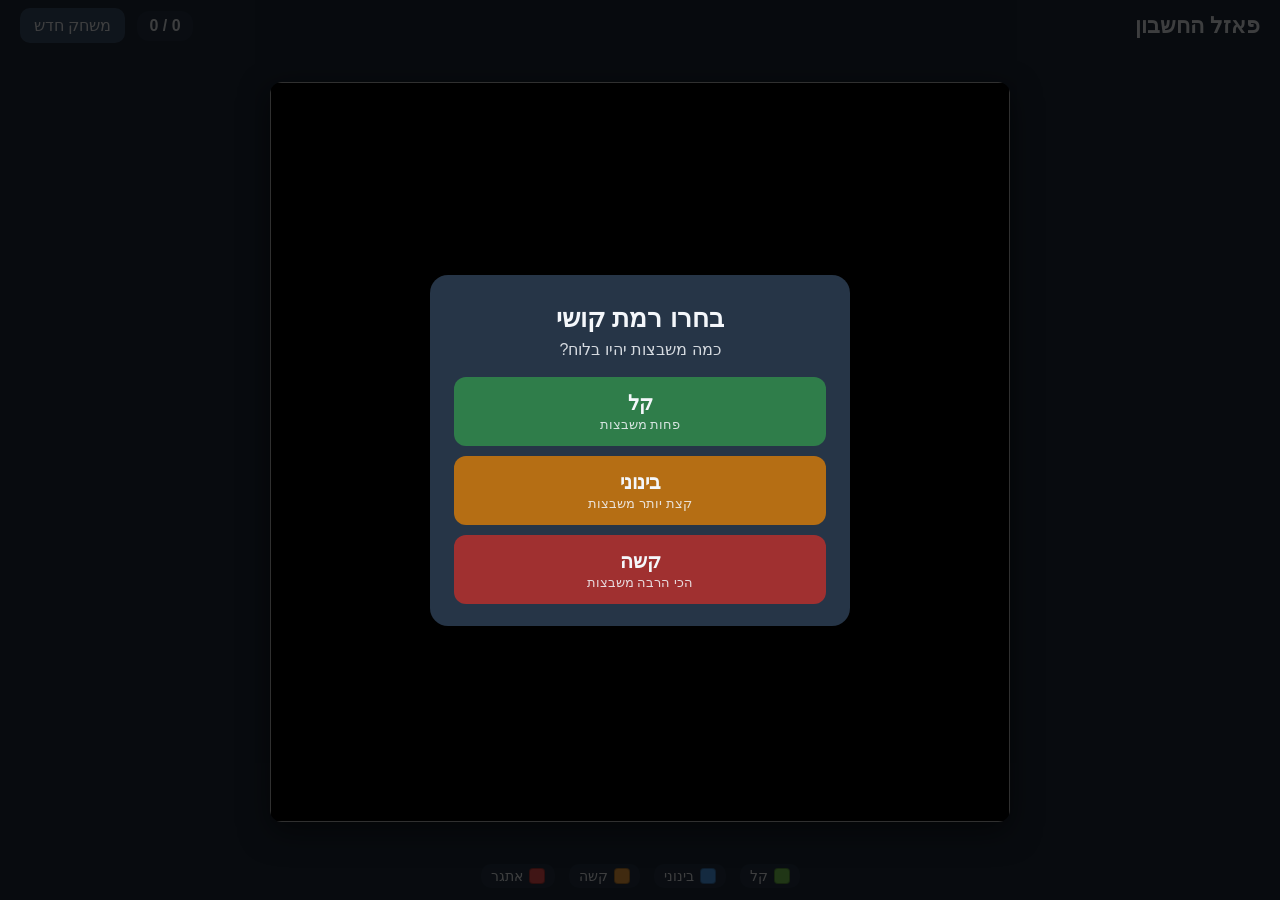
<file: index.html>
<!DOCTYPE html>
<html lang="he" dir="rtl">
<head>
    <meta charset="UTF-8">
    <meta name="viewport" content="width=device-width, initial-scale=1.0, maximum-scale=1.0, user-scalable=no">
    <title>פאזל החשבון</title>
    <link rel="stylesheet" href="style.css">
</head>
<body>
    <div id="app">
        <header>
            <h1>פאזל החשבון</h1>
            <div class="controls">
                <span id="progress">0 / 0</span>
                <button id="newGameBtn">משחק חדש</button>
            </div>
        </header>

        <div id="board-wrapper">
            <div id="board">
                <img id="puzzleImage" alt="">
                <svg id="hexLayer" xmlns="http://www.w3.org/2000/svg"></svg>
            </div>
        </div>

        <!-- Legend -->
        <div id="legend">
            <div class="legend-item"><span class="swatch level-1"></span>קל</div>
            <div class="legend-item"><span class="swatch level-2"></span>בינוני</div>
            <div class="legend-item"><span class="swatch level-3"></span>קשה</div>
            <div class="legend-item"><span class="swatch level-4"></span>אתגר</div>
        </div>

        <!-- Modal -->
        <div id="modal" class="hidden">
            <div id="modal-card">
                <div id="question"></div>
                <div id="answer-display">?</div>
                <div id="feedback"></div>
                <div id="numpad">
                    <button class="np" data-key="7">7</button>
                    <button class="np" data-key="8">8</button>
                    <button class="np" data-key="9">9</button>
                    <button class="np" data-key="4">4</button>
                    <button class="np" data-key="5">5</button>
                    <button class="np" data-key="6">6</button>
                    <button class="np" data-key="1">1</button>
                    <button class="np" data-key="2">2</button>
                    <button class="np" data-key="3">3</button>
                    <button class="np np-back" data-key="back">⌫</button>
                    <button class="np" data-key="0">0</button>
                    <button class="np np-ok" data-key="ok">✓</button>
                </div>
                <button id="closeBtn">סגור וחזור ללוח</button>
            </div>
        </div>

        <!-- Win screen -->
        <div id="win" class="hidden">
            <div id="win-card">
                <div class="win-emoji">🎉</div>
                <h2>כל הכבוד!</h2>
                <p>גילית את כל התמונה!</p>
                <button id="winNewGameBtn">משחק חדש</button>
            </div>
        </div>

        <!-- Difficulty picker (shown on start / new game) -->
        <div id="difficulty">
            <div id="difficulty-card">
                <h2>בחרו רמת קושי</h2>
                <p class="sub">כמה משבצות יהיו בלוח?</p>
                <div class="diff-buttons">
                    <button class="diff-btn" data-cols="6">
                        <span class="diff-title">קל</span>
                        <span class="diff-desc">פחות משבצות</span>
                    </button>
                    <button class="diff-btn" data-cols="7">
                        <span class="diff-title">בינוני</span>
                        <span class="diff-desc">קצת יותר משבצות</span>
                    </button>
                    <button class="diff-btn" data-cols="8">
                        <span class="diff-title">קשה</span>
                        <span class="diff-desc">הכי הרבה משבצות</span>
                    </button>
                </div>
            </div>
        </div>
    </div>

    <script src="Images/manifest.js"></script>
    <script src="game.js"></script>
</body>
</html>
</file>
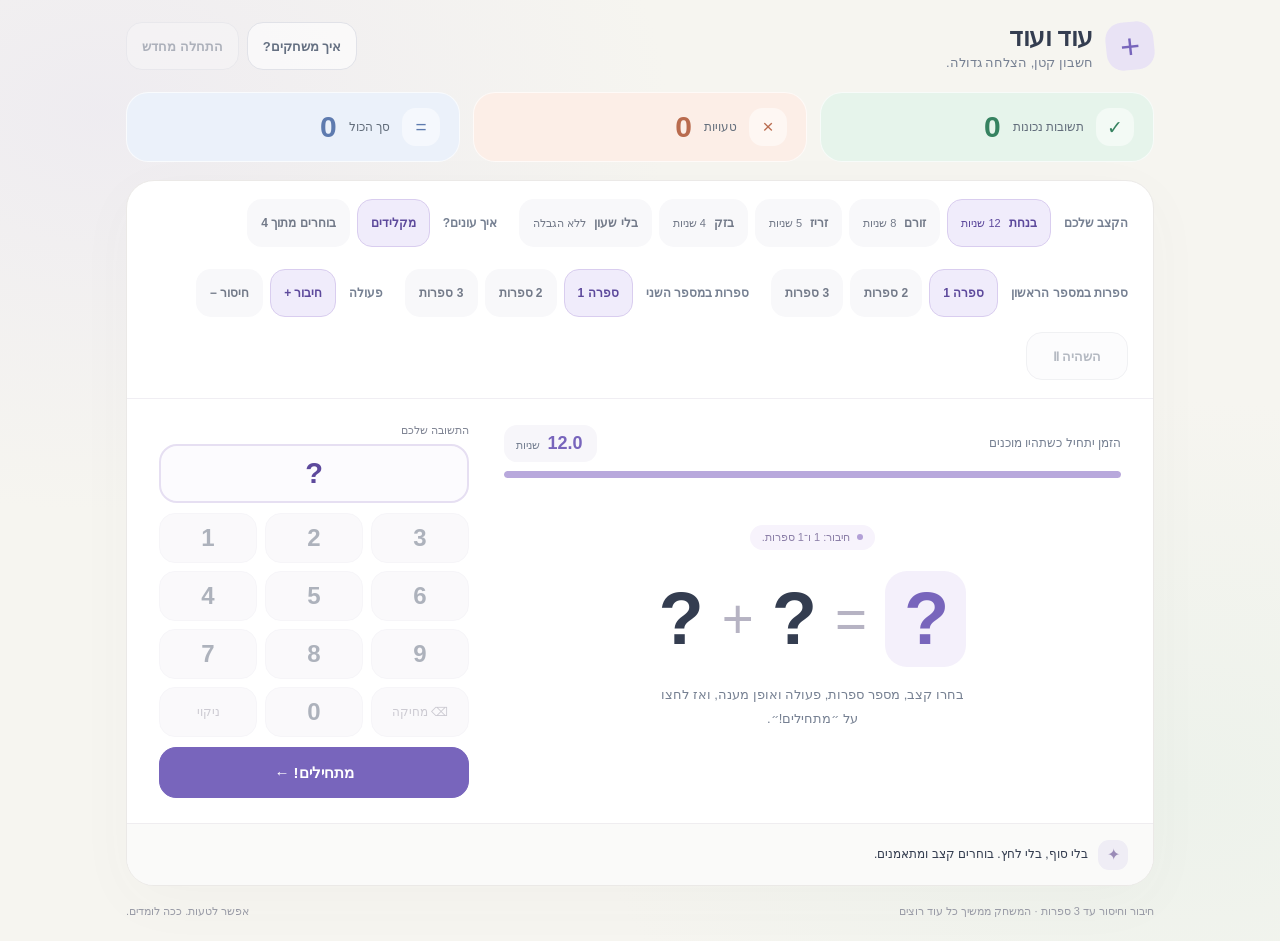
<file: time-race.html>
<!DOCTYPE html>
<html lang="he" dir="rtl">
<head>
  <meta charset="UTF-8">
  <meta name="viewport" content="width=device-width, initial-scale=1, viewport-fit=cover">
  <meta name="theme-color" content="#f6f5f0">
  <meta name="description" content="משחק חשבון נעים ופשוט לטאבלט. בוחרים מספר ספרות, חיבור או חיסור, זמן לתרגיל ומשתפרים בקצב שלכם.">
  <title>עוד ועוד — משחק חשבון</title>
  <style>
    :root {
      color-scheme: light;
      font-family: ui-rounded, "SF Pro Rounded", "Segoe UI", Arial, sans-serif;
      --paper: #f6f5f0;
      --ink: #343d50;
      --muted: #768092;
      --line: #e8e9ed;
      --violet: #7865bc;
      --violet-dark: #5d499c;
      --lilac: #f0ecfb;
      --mint: #e6f4eb;
      --green: #368260;
      --peach: #fceee7;
      --coral: #b96b4e;
      --blue: #ebf1fa;
      --radius: 28px;
    }
    * { box-sizing: border-box; }
    [hidden] { display: none !important; }
    body {
      margin: 0;
      min-width: 320px;
      min-height: 100vh;
      color: var(--ink);
      background:
        radial-gradient(ellipse at 8% 12%, #e7e3f180 0, transparent 34%),
        radial-gradient(ellipse at 92% 84%, #e4efe680 0, transparent 35%),
        var(--paper);
    }
    button, input { font: inherit; }
    button {
      min-width: 48px;
      min-height: 48px;
      cursor: pointer;
      touch-action: manipulation;
      -webkit-tap-highlight-color: transparent;
      transition: background .15s, border-color .15s, transform .15s;
    }
    button:active:not(:disabled) { transform: translateY(1px); }
    button:disabled { cursor: not-allowed; opacity: .48; }
    button:focus-visible, input:focus-visible { outline: 3px solid #aa98df; outline-offset: 4px; }
    .shell {
      width: min(1080px, 100%);
      margin: auto;
      padding: max(22px, env(safe-area-inset-top)) max(26px, env(safe-area-inset-right)) max(20px, env(safe-area-inset-bottom)) max(26px, env(safe-area-inset-left));
    }
    .header, .brand, .header-actions, .score, .toolbar, .difficulty-options, .mode-options, .setting-options,
    .timer-heading, .feedback, .dialog-heading, .dialog-actions { display: flex; align-items: center; }
    .header { justify-content: space-between; gap: 16px; margin-bottom: 22px; }
    .brand { gap: 13px; }
    .brand-icon {
      display: grid; place-items: center; width: 48px; height: 48px;
      color: var(--violet); background: #e9e3f5; border-radius: 17px;
      font-size: 34px; line-height: 1; font-weight: 500; transform: rotate(-6deg);
    }
    h1 { margin: 0; font-size: 25px; letter-spacing: -.5px; font-weight: 750; }
    .subtitle { margin: 3px 0 0; font-size: 13px; color: var(--muted); }
    .header-actions { gap: 8px; }
    .quiet {
      border: 1px solid #e1e2e8; background: #ffffff9c; border-radius: 16px;
      color: #657082; padding: 10px 15px; font-size: 13px; font-weight: 600;
    }
    .quiet:hover:not(:disabled) { background: #fff; border-color: #c6badd; }
    .scores { display: grid; grid-template-columns: repeat(3, minmax(0, 1fr)); gap: 13px; margin-bottom: 18px; }
    .score { gap: 12px; border-radius: 22px; padding: 15px 19px; border: 1px solid #ffffffb3; }
    .score.correct { background: var(--mint); }
    .score.wrong { background: var(--peach); }
    .score.total { background: var(--blue); }
    .score-icon { width: 38px; height: 38px; display: grid; place-items: center; border-radius: 14px; background: #ffffff7d; font-size: 19px; }
    .correct .score-icon, .correct .score-value { color: var(--green); }
    .wrong .score-icon, .wrong .score-value { color: var(--coral); }
    .total .score-icon, .total .score-value { color: #5e7baf; }
    .score-label { font-size: 12px; color: #626d7b; }
    .score-value { margin-inline-start: auto; font-size: 30px; font-weight: 750; line-height: 1; font-variant-numeric: tabular-nums; direction: ltr; unicode-bidi: isolate; }
    .game-card { background: #fff; border: 1px solid #ebe9e7; border-radius: var(--radius); box-shadow: 0 15px 60px #52556c08; overflow: hidden; }
    .toolbar { justify-content: space-between; gap: 15px; padding: 18px 25px; border-bottom: 1px solid #f0eef3; flex-wrap: wrap; }
    .game-settings { display: flex; gap: 22px; align-items: center; flex-wrap: wrap; }
    .difficulty, .mode-setting, .number-setting, .operation-setting { display: flex; gap: 13px; align-items: center; flex-wrap: wrap; }
    .section-label { font-size: 12px; font-weight: 650; color: var(--muted); }
    .difficulty-options, .mode-options, .setting-options { gap: 7px; flex-wrap: wrap; }
    .level {
      display: flex; align-items: center; gap: 8px; padding: 8px 13px;
      background: #f8f8fa; border: 1px solid transparent; border-radius: 15px; color: #737a89;
    }
    .level strong { font-size: 12px; font-weight: 650; }
    .level span { font-size: 11px; white-space: nowrap; }
    .level[aria-pressed="true"] { color: var(--violet-dark); background: var(--lilac); border-color: #d9cdef; }
    .level:hover { border-color: #c6badd; }
    .mode-button, .setting-button {
      padding: 8px 13px; background: #f8f8fa; border: 1px solid transparent;
      border-radius: 15px; color: #737a89; font-size: 12px; font-weight: 650;
    }
    .mode-button[aria-pressed="true"], .setting-button[aria-pressed="true"] { color: var(--violet-dark); background: var(--lilac); border-color: #d9cdef; }
    .mode-button:hover, .setting-button:hover { border-color: #c6badd; }
    #pauseButton { background: #faf9fc; padding-inline: 15px; min-width: 102px; }
    #pauseButton[aria-pressed="true"] { color: var(--violet-dark); border-color: #baa9d8; background: var(--lilac); }
    .play-area { display: grid; grid-template-columns: minmax(0, 1fr) 310px; gap: 35px; padding: 25px 32px; align-items: stretch; }
    .question-pane { min-width: 0; display: flex; flex-direction: column; }
    .timer-heading { justify-content: space-between; gap: 10px; min-height: 38px; font-size: 12px; color: var(--muted); }
    .time-pill { display: inline-flex; align-items: baseline; gap: 5px; padding: 8px 12px; background: #f7f6fa; border-radius: 13px; white-space: nowrap; }
    #timeLeft { font-size: 18px; font-weight: 700; color: var(--violet); font-variant-numeric: tabular-nums; direction: ltr; unicode-bidi: isolate; min-width: 40px; text-align: center; }
    .time-pill small { font-size: 11px; }
    .timer-track { margin-top: 9px; height: 7px; background: #f0eef5; border-radius: 10px; overflow: hidden; direction: ltr; }
    #timerFill { width: 100%; height: 100%; background: #b8a8dc; transform-origin: left; border-radius: inherit; }
    .urgent #timeLeft { color: var(--coral); }
    .urgent #timerFill { background: #dfac90; }
    .question-content { flex: 1; display: flex; flex-direction: column; justify-content: center; align-items: center; padding: 16px 0 8px; text-align: center; }
    .question-tag { color: #8d80a9; background: #f7f3fc; border-radius: 20px; padding: 6px 12px; font-size: 11px; display: inline-flex; align-items: center; gap: 7px; }
    .tag-dot { width: 6px; height: 6px; border-radius: 50%; background: #b3a0d7; }
    .equation {
      direction: ltr; unicode-bidi: isolate; display: flex; align-items: center; justify-content: center;
      gap: clamp(8px, 1.8vw, 20px); width: 100%; margin: 21px 0 16px;
      font-size: clamp(45px, 6.5vw, 74px); font-weight: 700; line-height: 1.25; letter-spacing: -2px;
      font-variant-numeric: tabular-nums; white-space: nowrap;
    }
    .equation .operator { color: #b6b3c3; font-weight: 400; font-size: .74em; }
    .equation .unknown { color: var(--violet); background: #f4f0fb; border-radius: 22px; padding: 2px 12px; min-width: 1.1em; }
    .question-hint { color: var(--muted); font-size: 13px; line-height: 1.8; margin: 0; min-height: 47px; max-width: 310px; }
    .pending-level { color: var(--violet-dark); font-size: 11px; min-height: 20px; margin: 9px 0 0; text-align: center; }
    .answer-pane { min-width: 0; }
    .answer-label { display: block; color: #818695; font-size: 11px; margin-bottom: 7px; }
    .answer-box { position: relative; }
    #answer {
      width: 100%; height: 59px; padding: 10px 18px; border: 2px solid #e6dff2; background: #fcfbfe;
      color: var(--violet-dark); border-radius: 18px; text-align: center; font-size: 29px;
      font-weight: 650; direction: ltr; caret-color: var(--violet); outline-offset: 2px;
    }
    #answer:disabled { opacity: 1; -webkit-text-fill-color: var(--violet-dark); }
    #answer::placeholder { color: #c3b9d5; opacity: 1; }
    .number-pad { display: grid; grid-template-columns: repeat(3, minmax(0, 1fr)); gap: 8px; direction: ltr; margin: 10px 0; }
    .number-pad button {
      height: 50px; min-height: 48px; border: 1px solid #edebf2; border-radius: 16px; background: #f5f4f8;
      color: #566074; font-size: 24px; font-weight: 650; user-select: none; -webkit-user-select: none;
    }
    .number-pad button:hover:not(:disabled) { background: #eeebf6; border-color: #d7cdea; }
    .number-pad button:active:not(:disabled) { background: #e4dcef; }
    .number-pad .edit { color: #9692a2; font-size: 12px; font-weight: 500; direction: rtl; }
    .choice-pad { display: grid; grid-template-columns: repeat(2, minmax(0, 1fr)); gap: 11px; margin: 25px 0 10px; direction: ltr; }
    .choice-button {
      min-height: 76px; border: 2px solid #e6dff2; border-radius: 19px; background: #fcfbfe;
      color: var(--violet-dark); font-size: 30px; font-weight: 700; font-variant-numeric: tabular-nums;
    }
    .choice-button:hover:not(:disabled) { background: var(--lilac); border-color: #cbbce8; }
    .primary { background: var(--violet); color: #fff; border: 1px solid var(--violet); border-radius: 17px; padding: 12px 18px; font-weight: 650; font-size: 15px; min-height: 51px; }
    .primary:hover:not(:disabled) { background: var(--violet-dark); border-color: var(--violet-dark); }
    #actionButton { width: 100%; }
    .feedback { gap: 10px; min-height: 62px; padding: 13px 25px; background: #fafaf9; border-top: 1px solid #efedf0; }
    .feedback-icon { width: 30px; height: 30px; display: grid; place-items: center; flex-shrink: 0; background: #efedf5; border-radius: 11px; color: #9a8bb7; font-size: 16px; }
    .feedback-copy { font-size: 12px; line-height: 1.65; }
    .feedback.success { background: #eff8f2; color: #327b57; }
    .feedback.success .feedback-icon { background: #daeedf; color: var(--green); }
    .feedback.miss { background: #fdf4ef; color: #a56e51; }
    .feedback.miss .feedback-icon { background: #f6e5d9; color: var(--coral); }
    .footer { display: flex; justify-content: space-between; gap: 20px; color: #9a9ca7; font-size: 11px; line-height: 1.7; margin-top: 16px; }
    .footer span:last-child { text-align: end; }
    .paused .equation { opacity: .38; }
    .paused .question-tag { background: #f3eee3; color: #9b8459; }
    dialog {
      color: var(--ink); background: #fffefd; border: 1px solid #ebe6f0; border-radius: 28px;
      padding: 27px; width: min(445px, calc(100% - 28px)); max-height: calc(100dvh - 28px);
      overflow-y: auto; box-shadow: 0 22px 100px #5f57752b; overscroll-behavior: contain;
    }
    dialog::backdrop { background: #52546545; backdrop-filter: blur(5px); -webkit-backdrop-filter: blur(5px); }
    .dialog-heading { justify-content: space-between; gap: 12px; margin-bottom: 15px; }
    dialog h2 { margin: 0; font-size: 22px; }
    dialog p, dialog li { color: #778091; font-size: 14px; line-height: 1.9; }
    dialog ol { padding-inline-start: 23px; margin-block: 16px; }
    dialog li { padding-inline-start: 3px; margin-bottom: 9px; }
    dialog strong { color: #525b71; font-weight: 600; }
    .close { font-size: 24px; padding: 2px; }
    .dialog-actions { gap: 10px; margin-top: 22px; }
    .dialog-actions button { flex: 1; }
    .sr-only { position: absolute; width: 1px; height: 1px; padding: 0; margin: -1px; overflow: hidden; clip: rect(0, 0, 0, 0); white-space: nowrap; border: 0; }
    @media (max-width: 800px) {
      .shell { padding: max(16px, env(safe-area-inset-top)) max(18px, env(safe-area-inset-right)) max(16px, env(safe-area-inset-bottom)) max(18px, env(safe-area-inset-left)); }
      .toolbar { padding: 14px 18px; gap: 10px; }
      .game-settings { gap: 12px; }
      .difficulty, .mode-setting, .number-setting, .operation-setting { gap: 9px; }
      .level { padding: 7px 10px; gap: 5px; }
      .play-area { grid-template-columns: minmax(0, 1fr) 280px; gap: 23px; padding: 23px; }
      .equation { font-size: 56px; gap: 10px; }
      .score { padding: 14px; gap: 9px; }
    }
    @media (max-width: 620px) {
      .header { margin-bottom: 17px; flex-wrap: wrap; }
      .header-actions { margin-inline-start: auto; }
      .brand-icon { width: 43px; height: 43px; font-size: 30px; }
      h1 { font-size: 23px; }
      .subtitle { font-size: 11px; }
      .header-actions .quiet { padding: 9px 12px; font-size: 12px; }
      .scores { gap: 7px; margin-bottom: 13px; }
      .score { padding: 13px 10px; flex-wrap: wrap; gap: 6px; border-radius: 19px; }
      .score-icon { display: none; }
      .score-value { font-size: 25px; }
      .score-label { font-size: 11px; }
      .toolbar { padding: 13px; align-items: stretch; }
      .game-settings { width: 100%; gap: 9px; }
      .difficulty, .mode-setting, .number-setting, .operation-setting { flex: 1 1 100%; }
      .difficulty-options { flex: 1; display: grid; grid-template-columns: repeat(4, minmax(0, 1fr)); gap: 5px; }
      .mode-options, .setting-options { flex: 1; display: grid; grid-template-columns: repeat(3, minmax(0, 1fr)); gap: 5px; }
      .operation-setting .setting-options, .mode-options { grid-template-columns: repeat(2, minmax(0, 1fr)); }
      .level { flex-direction: column; justify-content: center; gap: 2px; padding: 7px 4px; }
      .mode-button, .setting-button { padding: 8px 5px; }
      .level span { font-size: 10px; }
      .section-label { display: none; }
      #pauseButton { width: 100%; }
      .play-area { grid-template-columns: minmax(0, 1fr); gap: 14px; padding: 17px 21px 21px; }
      .question-content { padding: 12px 0 0; }
      .equation { font-size: 59px; margin: 12px 0 9px; }
      .question-hint { min-height: 0; font-size: 12px; }
      .pending-level { margin-top: 4px; min-height: 16px; }
      .number-pad { gap: 9px; }
      .number-pad button { height: 53px; }
      .feedback { padding: 13px 18px; }
      .footer { font-size: 10px; gap: 10px; }
    }
    @media (max-height: 740px) and (min-width: 621px) {
      .shell { padding-top: 14px; padding-bottom: 12px; }
      .header { margin-bottom: 13px; }
      .scores { margin-bottom: 13px; }
      .score { padding-block: 12px; }
      .toolbar { padding-block: 12px; }
      .play-area { padding-block: 18px; }
      .feedback { min-height: 52px; padding-block: 9px; }
      .footer { margin-top: 11px; }
    }
    @media (prefers-reduced-motion: reduce) { *, *::before, *::after { transition: none !important; } }
  </style>
</head>
<body>
  <main class="shell">
    <header class="header">
      <div class="brand">
        <span class="brand-icon" aria-hidden="true">+</span>
        <div><h1>עוד ועוד</h1><p class="subtitle">חשבון קטן, הצלחה גדולה.</p></div>
      </div>
      <nav class="header-actions" aria-label="אפשרויות המשחק">
        <button class="quiet" id="helpButton" type="button">איך משחקים?</button>
        <button class="quiet" id="resetButton" type="button" disabled>התחלה מחדש</button>
      </nav>
    </header>

    <section class="scores" aria-label="התוצאות שלכם">
      <div class="score correct"><span class="score-icon" aria-hidden="true">✓</span><span class="score-label">תשובות נכונות</span><strong class="score-value" id="correctCount">0</strong></div>
      <div class="score wrong"><span class="score-icon" aria-hidden="true">×</span><span class="score-label">טעויות</span><strong class="score-value" id="wrongCount">0</strong></div>
      <div class="score total"><span class="score-icon" aria-hidden="true">=</span><span class="score-label">סך הכול</span><strong class="score-value" id="totalCount">0</strong></div>
    </section>

    <section class="game-card" id="gameCard" aria-label="משחק חשבון">
      <div class="toolbar">
        <div class="game-settings">
          <div class="difficulty">
            <span class="section-label" id="difficultyLabel">הקצב שלכם</span>
            <div class="difficulty-options" role="group" aria-labelledby="difficultyLabel">
              <button class="level" data-seconds="12" type="button" aria-pressed="true" aria-label="קל, 12 שניות לתרגיל"><strong>בנחת</strong><span>12 שניות</span></button>
              <button class="level" data-seconds="8" type="button" aria-pressed="false" aria-label="בינוני, 8 שניות לתרגיל"><strong>זורם</strong><span>8 שניות</span></button>
              <button class="level" data-seconds="5" type="button" aria-pressed="false" aria-label="קשה, 5 שניות לתרגיל"><strong>זריז</strong><span>5 שניות</span></button>
              <button class="level" data-seconds="4" type="button" aria-pressed="false" aria-label="מאתגר, 4 שניות לתרגיל"><strong>בזק</strong><span>4 שניות</span></button>
              <button class="level" id="unlimitedButton" type="button" aria-pressed="false" aria-label="ללא הגבלת זמן לתרגיל"><strong>בלי שעון</strong><span>ללא הגבלה</span></button>
            </div>
          </div>
          <div class="mode-setting">
            <span class="section-label" id="modeLabel">איך עונים?</span>
            <div class="mode-options" role="group" aria-labelledby="modeLabel">
              <button class="mode-button" data-mode="typing" type="button" aria-pressed="true">מקלידים</button>
              <button class="mode-button" data-mode="choices" type="button" aria-pressed="false">בוחרים מתוך 4</button>
            </div>
          </div>
          <div class="number-setting">
            <span class="section-label" id="firstDigitsLabel">ספרות במספר הראשון</span>
            <div class="setting-options" role="group" aria-labelledby="firstDigitsLabel">
              <button class="setting-button" data-first-digits="1" type="button" aria-pressed="true">ספרה 1</button>
              <button class="setting-button" data-first-digits="2" type="button" aria-pressed="false">2 ספרות</button>
              <button class="setting-button" data-first-digits="3" type="button" aria-pressed="false">3 ספרות</button>
            </div>
          </div>
          <div class="number-setting">
            <span class="section-label" id="secondDigitsLabel">ספרות במספר השני</span>
            <div class="setting-options" role="group" aria-labelledby="secondDigitsLabel">
              <button class="setting-button" data-second-digits="1" type="button" aria-pressed="true">ספרה 1</button>
              <button class="setting-button" data-second-digits="2" type="button" aria-pressed="false">2 ספרות</button>
              <button class="setting-button" data-second-digits="3" type="button" aria-pressed="false">3 ספרות</button>
            </div>
          </div>
          <div class="operation-setting">
            <span class="section-label" id="operationLabel">פעולה</span>
            <div class="setting-options" role="group" aria-labelledby="operationLabel">
              <button class="setting-button" data-operation="addition" type="button" aria-pressed="true">חיבור +</button>
              <button class="setting-button" data-operation="subtraction" type="button" aria-pressed="false">חיסור −</button>
            </div>
          </div>
        </div>
        <button class="quiet" id="pauseButton" type="button" aria-pressed="false" disabled>השהיה Ⅱ</button>
      </div>

      <div class="play-area">
        <div class="question-pane">
          <div id="timer" aria-label="הזמן לתרגיל">
            <div class="timer-heading"><span id="timerCaption">הזמן יתחיל כשתהיו מוכנים</span><span class="time-pill"><strong id="timeLeft" role="timer" aria-live="off">12.0</strong><small id="timeUnit">שניות</small></span></div>
            <div class="timer-track" id="timerTrack" role="progressbar" aria-label="הזמן שנותר לתרגיל" aria-valuemin="0" aria-valuemax="12" aria-valuenow="12"><div id="timerFill"></div></div>
          </div>
          <div class="question-content">
            <span class="question-tag"><span class="tag-dot" aria-hidden="true"></span><span id="questionTag">בחרו מספר ספרות ופעולה.</span></span>
            <div class="equation" id="equation" dir="ltr" role="math" aria-label="תרגיל חשבון יופיע עם תחילת המשחק">
              <span id="operandA" aria-hidden="true">?</span><span class="operator" id="operatorSymbol" aria-hidden="true">+</span><span id="operandB" aria-hidden="true">?</span><span class="operator" aria-hidden="true">=</span><span class="unknown" aria-hidden="true">?</span>
            </div>
            <p class="question-hint" id="questionHint">בחרו קצב ולחצו על ״מתחילים!״.<br>כל תרגיל הוא הזדמנות להצליח.</p>
          </div>
          <p class="pending-level" id="pendingLevel" role="status"></p>
        </div>

        <form class="answer-pane" id="answerForm" novalidate>
          <div id="typingAnswer">
            <label class="answer-label" for="answer">התשובה שלכם</label>
            <div class="answer-box"><input id="answer" dir="ltr" type="text" inputmode="none" readonly disabled maxlength="2" autocomplete="off" placeholder="?" aria-describedby="questionHint feedbackText"></div>
            <div class="number-pad" role="group" aria-label="לוח ספרות להזנת התשובה" dir="ltr">
              <button type="button" data-key="1" disabled>1</button><button type="button" data-key="2" disabled>2</button><button type="button" data-key="3" disabled>3</button>
              <button type="button" data-key="4" disabled>4</button><button type="button" data-key="5" disabled>5</button><button type="button" data-key="6" disabled>6</button>
              <button type="button" data-key="7" disabled>7</button><button type="button" data-key="8" disabled>8</button><button type="button" data-key="9" disabled>9</button>
              <button class="edit" type="button" data-key="clear" aria-label="ניקוי התשובה" disabled>ניקוי</button><button type="button" data-key="0" disabled>0</button><button class="edit" type="button" data-key="backspace" aria-label="מחיקת ספרה" disabled>⌫ מחיקה</button>
            </div>
          </div>
          <div id="choiceAnswer" hidden>
            <span class="answer-label" id="choiceLabel">בחרו את התשובה הנכונה</span>
            <div class="choice-pad" id="choicePad" role="group" aria-labelledby="choiceLabel"></div>
          </div>
          <button class="primary" id="actionButton" type="submit">מתחילים! ←</button>
        </form>
      </div>

      <div class="feedback" id="feedback" role="status" aria-live="polite" aria-atomic="true">
        <span class="feedback-icon" id="feedbackIcon" aria-hidden="true">✦</span>
        <span class="feedback-copy" id="feedbackText">בלי סוף, בלי לחץ. בוחרים קצב ומתאמנים.</span>
      </div>
    </section>
    <footer class="footer"><span>חיבור וחיסור עד 3 ספרות · המשחק ממשיך כל עוד רוצים</span><span>אפשר לטעות. ככה לומדים.</span></footer>
    <p class="sr-only" id="announcement" aria-live="polite" aria-atomic="true"></p>
  </main>

  <dialog id="helpDialog" aria-labelledby="helpTitle">
    <div class="dialog-heading"><h2 id="helpTitle">נעים להכיר, חשבון.</h2><button class="quiet close" type="button" data-close="help" aria-label="סגירת ההוראות">×</button></div>
    <p>משחק קטן לתרגול חיבור וחיסור. אפשר לבחור <strong>1, 2 או 3 ספרות</strong> בנפרד לכל אחד משני המספרים.</p>
    <ol>
      <li>בחרו זמן לכל תרגיל: <strong>12, 8, 5 או 4 שניות</strong>, או בטלו לגמרי את הגבלת הזמן.</li>
      <li>בחרו אם להקליד את התשובה או לבחור אותה מתוך <strong>4 תשובות שונות</strong>.</li>
      <li>בחרו את מספר הספרות בכל מספר ואם לתרגל <strong>חיבור או חיסור</strong>. בחיסור המספר הראשון תמיד יהיה גדול מהמספר השני או שווה לו, כך שהתוצאה לא תהיה שלילית.</li>
      <li>במצב הקלדה, הקישו על הספרות ואז על <strong>בדיקת התשובה</strong>. במצב בחירה, פשוט הקישו על התשובה הנכונה.</li>
      <li>תשובה נכונה מוסיפה להצלחות. במצב עם שעון, תשובה שגויה או תום הזמן מוסיפים לטעות אחת בלבד. ללא הגבלת זמן ממשיכים לנסות את אותו התרגיל עד שעונים נכון.</li>
      <li>אחרי משוב קצר מופיע תרגיל חדש, ללא הגבלת סבבים. סך הכול הוא מספר התרגילים שכבר הסתיימו.</li>
    </ol>
    <p>שינוי הקצב, אופן המענה, מספר הספרות או הפעולה בזמן המשחק חל מהתרגיל הבא ואינו מאפס את התוצאות. כפתור ההשהיה, פתיחת חלון עזרה ומעבר ללשונית אחרת עוצרים את השעון.</p>
    <p>אין צורך במקלדת. במצב הקלדה אפשר גם להקליד ספרות ולאשר במקש האישור.</p>
    <button class="primary" style="width:100%" type="button" data-close="help">הבנתי, ממשיכים</button>
  </dialog>
  <dialog id="resetDialog" aria-labelledby="resetTitle">
    <div class="dialog-heading"><h2 id="resetTitle">להתחיל משחק חדש?</h2></div>
    <p>התוצאות והתרגיל הנוכחי יתאפסו, ומשחק חדש יתחיל מיד עם הקצב, מספר הספרות, הפעולה ואופן המענה שבחרתם.</p>
    <div class="dialog-actions"><button class="quiet" type="button" data-close="reset" autofocus>חוזרים למשחק</button><button class="primary" id="confirmReset" type="button">כן, מתחילים מחדש</button></div>
  </dialog>
  <noscript><p style="padding:24px;text-align:center">כדי לשחק, יש לאפשר הרצת סקריפטים בדפדפן.</p></noscript>

  <script>
    "use strict";

    const LEVELS = Object.freeze([12, 8, 5, 4]);
    const FEEDBACK_MS = 1400;
    const $ = id => document.getElementById(id);

    class ArithmeticMath {
      constructor(random = Math.random) { this.random = random; }
      range(digits) {
        return digits === 1 ? [0, 9] : [10 ** (digits - 1), 10 ** digits - 1];
      }
      integer(min, max) {
        return min + Math.floor(this.random() * (max - min + 1));
      }
      next(firstDigits, secondDigits, operation) {
        const [minA, maxA] = this.range(firstDigits);
        const [minB, maxB] = this.range(secondDigits);
        if (operation === "subtraction") {
          if (maxA < minB) throw new RangeError("בחיסור למספר הראשון חייבות להיות לפחות כמספר הספרות של המספר השני.");
          const b = this.integer(minB, Math.min(maxB, maxA));
          const a = this.integer(Math.max(minA, b), maxA);
          return Object.freeze({ a, b, operation, answer: a - b });
        }
        const a = this.integer(minA, maxA);
        const b = this.integer(minB, maxB);
        return Object.freeze({ a, b, operation, answer: a + b });
      }
      choices(problem) {
        const values = new Set([problem.answer]);
        for (let offset = 1; values.size < 4; offset++) {
          values.add(problem.answer + offset);
          if (problem.answer >= offset) values.add(problem.answer - offset);
        }
        return Object.freeze(this.shuffle([...values].slice(0, 4)));
      }
      shuffle(values) {
        for (let index = values.length - 1; index > 0; index--) {
          const other = Math.floor(this.random() * (index + 1));
          [values[index], values[other]] = [values[other], values[index]];
        }
        return values;
      }
      isCorrect(problem, text) {
        return /^\d+$/.test(text) && Number(text) === problem.answer;
      }
    }

    class ArithmeticGame {
      constructor() {
        this.math = new ArithmeticMath();
        this.selectedSeconds = 12;
        this.selectedMode = "typing";
        this.selectedFirstDigits = 1;
        this.selectedSecondDigits = 1;
        this.selectedOperation = "addition";
        this.pauseReasons = new Set();
        this.lastTick = performance.now();
        this.bindEvents();
        this.reset();
        this.frame = this.frame.bind(this);
        requestAnimationFrame(this.frame);
      }
      get paused() { return this.pauseReasons.size > 0; }
      get total() { return this.correct + this.wrong; }
      get active() { return this.phase === "question" && !this.paused; }
      reset() {
        document.querySelectorAll("dialog[open]").forEach(dialog => dialog.close());
        this.phase = "ready";
        this.correct = 0; this.wrong = 0;
        this.problem = null;
        this.currentMode = this.selectedMode;
        this.currentFirstDigits = this.selectedFirstDigits;
        this.currentSecondDigits = this.selectedSecondDigits;
        this.currentOperation = this.selectedOperation;
        this.answerChoices = [];
        this.currentSeconds = this.selectedSeconds;
        this.remainingMs = this.currentSeconds === null ? 0 : this.currentSeconds * 1000;
        this.feedbackRemainingMs = 0;
        this.result = null;
        this.pauseReasons.clear();
        if (document.hidden) this.pauseReasons.add("hidden");
        this.lastTick = performance.now();
        $("answer").value = "";
        $("operandA").textContent = "?"; $("operandB").textContent = "?";
        $("operatorSymbol").textContent = this.operationSymbol(this.currentOperation);
        $("equation").setAttribute("aria-label", "תרגיל חשבון יופיע עם תחילת המשחק");
        $("announcement").textContent = "";
        this.setFeedback("בלי סוף, בלי לחץ. בוחרים קצב ומתאמנים.");
        this.render();
      }
      bindEvents() {
        document.querySelectorAll("[data-seconds]").forEach(button => {
          button.addEventListener("click", () => this.changeLevel(Number(button.dataset.seconds)));
        });
        $("unlimitedButton").addEventListener("click", () => this.changeLevel(null));
        document.querySelectorAll("[data-mode]").forEach(button => {
          button.addEventListener("click", () => this.changeMode(button.dataset.mode));
        });
        document.querySelectorAll("[data-first-digits]").forEach(button => {
          button.addEventListener("click", () => this.changeDigits("first", Number(button.dataset.firstDigits)));
        });
        document.querySelectorAll("[data-second-digits]").forEach(button => {
          button.addEventListener("click", () => this.changeDigits("second", Number(button.dataset.secondDigits)));
        });
        document.querySelectorAll("[data-operation]").forEach(button => {
          button.addEventListener("click", () => this.changeOperation(button.dataset.operation));
        });
        document.querySelectorAll("[data-key]").forEach(button => {
          button.addEventListener("click", () => this.editAnswer(button.dataset.key));
        });
        $("answerForm").addEventListener("submit", event => {
          event.preventDefault();
          if (this.phase === "ready") this.start(); else this.submit();
        });
        $("answer").addEventListener("keydown", event => {
          if (event.ctrlKey || event.metaKey || event.altKey) return;
          if (/^\d$/.test(event.key)) { event.preventDefault(); this.editAnswer(event.key); }
          else if (event.key === "Backspace" || event.key === "Delete") {
            event.preventDefault(); this.editAnswer(event.key === "Delete" ? "clear" : "backspace");
          } else if (event.key === "Enter") {
            event.preventDefault(); this.submit();
          }
        });
        $("pauseButton").addEventListener("click", () => this.setPause("manual", !this.pauseReasons.has("manual")));
        $("helpButton").addEventListener("click", () => this.openDialog("help"));
        $("resetButton").addEventListener("click", () => this.openDialog("reset"));
        document.querySelectorAll("[data-close]").forEach(button => {
          button.addEventListener("click", () => this.closeDialog(button.dataset.close));
        });
        for (const name of ["help", "reset"]) {
          $(`${name}Dialog`).addEventListener("cancel", event => {
            event.preventDefault(); this.closeDialog(name);
          });
        }
        $("confirmReset").addEventListener("click", () => this.restart());
        document.addEventListener("visibilitychange", () => this.setPause("hidden", document.hidden));
      }
      restart() {
        this.reset();
        this.nextQuestion();
      }
      start() {
        this.sync();
        if (this.phase !== "ready" || this.paused) return;
        this.nextQuestion();
      }
      nextQuestion() {
        this.currentFirstDigits = this.selectedFirstDigits;
        this.currentSecondDigits = this.selectedSecondDigits;
        this.currentOperation = this.selectedOperation;
        this.problem = this.math.next(this.currentFirstDigits, this.currentSecondDigits, this.currentOperation);
        this.phase = "question";
        this.currentMode = this.selectedMode;
        this.answerChoices = this.currentMode === "choices" ? this.math.choices(this.problem) : [];
        this.currentSeconds = this.selectedSeconds;
        this.remainingMs = this.currentSeconds === null ? 0 : this.currentSeconds * 1000;
        this.feedbackRemainingMs = 0;
        this.result = null;
        $("answer").value = "";
        $("answer").removeAttribute("aria-invalid");
        $("operandA").textContent = this.problem.a;
        $("operandB").textContent = this.problem.b;
        $("operatorSymbol").textContent = this.operationSymbol(this.currentOperation);
        $("answer").maxLength = this.answerDigits();
        const operationWord = this.currentOperation === "addition" ? "ועוד" : "פחות";
        $("equation").setAttribute("aria-label", `כמה הם ${this.problem.a} ${operationWord} ${this.problem.b}?`);
        $("announcement").textContent = `תרגיל ${this.total + 1}: ${this.problem.a} ${operationWord} ${this.problem.b}.${this.currentSeconds === null ? " אין הגבלת זמן." : ` לרשותכם ${this.currentSeconds} שניות.`}`;
        this.setFeedback(this.currentMode === "choices"
          ? this.currentSeconds === null ? "אחת מארבע התשובות נכונה. בחרו בה כשתהיו מוכנים!" : "אחת מארבע התשובות נכונה. בחרו בה לפני שהזמן נגמר!"
          : "הקישו על הספרות ואז על בדיקת התשובה. אתם יכולים!");
        this.render();
        if (this.currentMode === "typing" && (document.activeElement === document.body || $("answerForm").contains(document.activeElement))) {
          $("answer").focus({ preventScroll: true });
        } else if (this.currentMode === "choices") {
          $("choicePad").querySelector("button")?.focus({ preventScroll: true });
        }
      }
      // Resolve elapsed time before every action as well as every frame, so late taps cannot beat the deadline.
      sync(now = performance.now()) {
        const tick = Math.max(now, this.lastTick);
        const elapsed = tick - this.lastTick;
        this.lastTick = tick;
        if (this.paused || this.phase === "ready") return;
        if (this.phase === "question") {
          if (this.currentSeconds === null) return;
          this.remainingMs = Math.max(0, this.remainingMs - elapsed);
          if (this.remainingMs === 0) this.resolve(false, "timeout");
        } else if (this.phase === "feedback") {
          this.feedbackRemainingMs = Math.max(0, this.feedbackRemainingMs - elapsed);
          if (this.feedbackRemainingMs === 0) this.nextQuestion();
        }
      }
      frame(now) {
        this.sync(now);
        this.renderClock();
        requestAnimationFrame(this.frame);
      }
      changeLevel(seconds) {
        if (seconds !== null && !LEVELS.includes(seconds)) throw new RangeError("רמת קושי לא מוכרת.");
        this.sync();
        this.selectedSeconds = seconds;
        if (this.phase === "ready" || (seconds === null && this.phase === "question")) {
          this.currentSeconds = seconds;
          this.remainingMs = seconds === null ? 0 : seconds * 1000;
        }
        this.render();
      }
      changeMode(mode) {
        if (!["typing", "choices"].includes(mode)) throw new RangeError("מצב מענה לא מוכר.");
        this.sync();
        this.selectedMode = mode;
        if (this.phase === "ready") this.currentMode = mode;
        this.render();
      }
      changeDigits(operand, digits) {
        if (!["first", "second"].includes(operand) || ![1, 2, 3].includes(digits)) throw new RangeError("מספר ספרות לא מוכר.");
        this.sync();
        if (operand === "first") {
          this.selectedFirstDigits = digits;
          if (this.selectedOperation === "subtraction" && this.selectedSecondDigits > digits) this.selectedSecondDigits = digits;
        } else {
          this.selectedSecondDigits = digits;
          if (this.selectedOperation === "subtraction" && this.selectedFirstDigits < digits) this.selectedFirstDigits = digits;
        }
        if (this.phase === "ready") {
          this.currentFirstDigits = this.selectedFirstDigits;
          this.currentSecondDigits = this.selectedSecondDigits;
        }
        this.render();
      }
      changeOperation(operation) {
        if (!["addition", "subtraction"].includes(operation)) throw new RangeError("פעולה לא מוכרת.");
        this.sync();
        this.selectedOperation = operation;
        if (operation === "subtraction" && this.selectedFirstDigits < this.selectedSecondDigits) {
          this.selectedFirstDigits = this.selectedSecondDigits;
        }
        if (this.phase === "ready") {
          this.currentOperation = operation;
          this.currentFirstDigits = this.selectedFirstDigits;
          $("operatorSymbol").textContent = this.operationSymbol(operation);
        }
        this.render();
      }
      operationSymbol(operation) {
        return operation === "addition" ? "+" : "−";
      }
      answerDigits(useSelected = false) {
        const firstDigits = useSelected ? this.selectedFirstDigits : this.currentFirstDigits;
        const secondDigits = useSelected ? this.selectedSecondDigits : this.currentSecondDigits;
        const operation = useSelected ? this.selectedOperation : this.currentOperation;
        const maximum = operation === "addition"
          ? (10 ** firstDigits - 1) + (10 ** secondDigits - 1)
          : 10 ** firstDigits - 1;
        return String(maximum).length;
      }
      setPause(reason, paused) {
        this.sync();
        if (paused) this.pauseReasons.add(reason); else this.pauseReasons.delete(reason);
        this.lastTick = performance.now();
        this.render();
      }
      openDialog(name) {
        if (document.querySelector("dialog[open]")) return;
        this.setPause(name, true);
        $(`${name}Dialog`).showModal();
      }
      closeDialog(name) {
        $(`${name}Dialog`).close();
        this.setPause(name, false);
      }
      editAnswer(key) {
        this.sync();
        if (!this.active || this.currentMode !== "typing") return;
        const input = $("answer");
        const start = input.selectionStart ?? input.value.length;
        const end = input.selectionEnd ?? start;
        let value = input.value, cursor = start;
        if (key === "clear") {
          value = ""; cursor = 0;
        } else if (key === "backspace") {
          const from = start === end ? Math.max(0, start - 1) : start;
          value = value.slice(0, from) + value.slice(end); cursor = from;
        } else if (/^\d$/.test(key)) {
          value = value.slice(0, start) + key + value.slice(end);
          if (value.length > this.answerDigits()) {
            this.setFeedback(`לתשובה מספיקות ${this.answerDigits()} ספרות. אפשר למחוק או לנקות ולנסות שוב.`);
            return;
          }
          cursor = start + 1;
        } else return;
        input.value = value;
        input.removeAttribute("aria-invalid");
        input.focus({ preventScroll: true });
        input.setSelectionRange(cursor, cursor);
        this.setFeedback("מוכנים? הקישו על בדיקת התשובה.");
      }
      submit() {
        this.sync();
        if (!this.active || this.currentMode !== "typing") return;
        const input = $("answer");
        if (!new RegExp(`^\\d{1,${this.answerDigits()}}$`).test(input.value)) {
          input.setAttribute("aria-invalid", "true");
          this.setFeedback("קודם מזינים תשובה בעזרת הספרות, ואז בודקים.");
          input.focus({ preventScroll: true });
          return;
        }
        this.resolve(this.math.isCorrect(this.problem, input.value), "answer");
      }
      chooseAnswer(answer) {
        this.sync();
        if (!this.active || this.currentMode !== "choices" || !this.answerChoices.includes(answer)) return;
        this.resolve(answer === this.problem.answer, "answer");
      }
      renderChoices() {
        const pad = $("choicePad");
        pad.replaceChildren(...this.answerChoices.map(answer => {
          const button = document.createElement("button");
          button.className = "choice-button";
          button.type = "button";
          button.textContent = answer;
          button.disabled = !this.active;
          button.setAttribute("aria-label", `התשובה ${answer}`);
          button.addEventListener("click", () => this.chooseAnswer(answer));
          return button;
        }));
      }
      resolve(correct, reason) {
        if (this.phase !== "question") return;
        if (!correct && this.currentSeconds === null) {
          if (this.currentMode === "typing") {
            $("answer").value = "";
            $("answer").setAttribute("aria-invalid", "true");
            $("answer").focus({ preventScroll: true });
          }
          this.setFeedback("לא הפעם. נסו שוב עד שתמצאו את התשובה הנכונה.", "miss");
          $("announcement").textContent = "התשובה אינה נכונה. נסו שוב באותו התרגיל.";
          this.render();
          return;
        }
        if (correct) this.correct++; else this.wrong++;
        this.phase = "feedback";
        this.feedbackRemainingMs = FEEDBACK_MS;
        this.result = { correct, reason, answer: this.problem.answer };
        if (correct) {
          this.setFeedback("כל הכבוד! תשובה נכונה. ממשיכים לתרגיל הבא.", "success");
        } else {
          const prefix = reason === "timeout" ? "הזמן נגמר." : "לא הפעם, וזה בסדר.";
          this.setFeedback(`${prefix} התשובה הנכונה היא ${this.problem.answer}. מיד מנסים שוב.`, "miss");
        }
        this.render();
      }
      setFeedback(text, style = "") {
        $("feedback").className = `feedback${style ? ` ${style}` : ""}`;
        $("feedbackIcon").textContent = style === "success" ? "✓" : style === "miss" ? "♡" : "✦";
        $("feedbackText").textContent = text;
      }
      renderClock() {
        const unlimited = this.currentSeconds === null;
        $("timerTrack").hidden = unlimited;
        $("timeUnit").textContent = unlimited ? "ללא הגבלה" : "שניות";
        if (unlimited) {
          $("timeLeft").textContent = "∞";
          $("timer").classList.remove("urgent");
          return;
        }
        const shown = (Math.ceil(this.remainingMs / 100) / 10).toFixed(1);
        if ($("timeLeft").textContent !== shown) {
          $("timeLeft").textContent = shown;
          $("timerTrack").setAttribute("aria-valuenow", shown);
        }
        $("timerFill").style.transform = `scaleX(${this.remainingMs / (this.currentSeconds * 1000)})`;
        $("timer").classList.toggle("urgent", this.phase === "question" && this.remainingMs <= 2000);
      }
      render() {
        $("correctCount").textContent = this.correct;
        $("wrongCount").textContent = this.wrong;
        $("totalCount").textContent = this.total;
        $("resetButton").disabled = this.phase === "ready";
        const manual = this.pauseReasons.has("manual");
        $("pauseButton").disabled = this.phase === "ready";
        $("pauseButton").textContent = manual ? "המשך ▶" : "השהיה Ⅱ";
        $("pauseButton").setAttribute("aria-pressed", String(manual));
        $("gameCard").classList.toggle("paused", this.paused && this.phase !== "ready");
        $("answer").disabled = !this.active;
        document.querySelectorAll("[data-key]").forEach(button => { button.disabled = !this.active; });
        document.querySelectorAll("[data-seconds]").forEach(button => {
          button.setAttribute("aria-pressed", String(Number(button.dataset.seconds) === this.selectedSeconds));
        });
        $("unlimitedButton").setAttribute("aria-pressed", String(this.selectedSeconds === null));
        document.querySelectorAll("[data-mode]").forEach(button => {
          button.setAttribute("aria-pressed", String(button.dataset.mode === this.selectedMode));
        });
        document.querySelectorAll("[data-first-digits]").forEach(button => {
          button.setAttribute("aria-pressed", String(Number(button.dataset.firstDigits) === this.selectedFirstDigits));
        });
        document.querySelectorAll("[data-second-digits]").forEach(button => {
          button.setAttribute("aria-pressed", String(Number(button.dataset.secondDigits) === this.selectedSecondDigits));
        });
        document.querySelectorAll("[data-operation]").forEach(button => {
          button.setAttribute("aria-pressed", String(button.dataset.operation === this.selectedOperation));
        });
        $("answer").maxLength = this.phase === "ready" ? this.answerDigits(true) : this.answerDigits();
        const shownMode = this.phase === "ready" ? this.selectedMode : this.currentMode;
        $("typingAnswer").hidden = shownMode !== "typing";
        $("choiceAnswer").hidden = shownMode !== "choices" || this.phase === "ready";
        if (shownMode === "choices" && this.phase !== "ready") this.renderChoices();
        $("actionButton").disabled = this.paused || this.phase === "feedback";
        $("actionButton").hidden = this.phase !== "ready" && shownMode === "choices";
        $("actionButton").textContent = this.phase === "ready" ? "מתחילים! ←" : this.paused ? "המשחק מושהה" : this.phase === "feedback" ? "מיד מגיע תרגיל חדש…" : "בדיקת התשובה ←";
        if (this.currentSeconds !== null) {
          $("timerTrack").setAttribute("aria-valuemax", String(this.currentSeconds));
          $("timerTrack").setAttribute("aria-valuenow", (this.remainingMs / 1000).toFixed(1));
        }
        $("timerCaption").textContent = this.phase === "ready"
          ? this.currentSeconds === null ? "אין הגבלת זמן" : "הזמן יתחיל כשתהיו מוכנים"
          : this.paused ? "השעון עצור"
          : this.phase === "feedback" ? "רגע קטן לפני שממשיכים"
          : this.currentSeconds === null ? "מתקדמים בקצב שלכם" : `${this.currentSeconds} שניות לכל תרגיל`;
        const readyOperation = this.selectedOperation === "addition" ? "חיבור" : "חיסור";
        const questionName = this.currentOperation === "addition" ? "הסכום" : "ההפרש";
        $("questionTag").textContent = this.phase === "ready" ? `${readyOperation}: ${this.selectedFirstDigits} ו־${this.selectedSecondDigits} ספרות.` : this.paused ? "אפשר לנשום. אנחנו מחכים." : `תרגיל ${this.phase === "feedback" ? this.total : this.total + 1}`;
        $("questionHint").textContent = this.phase === "ready" ? "בחרו קצב, מספר ספרות, פעולה ואופן מענה, ואז לחצו על ״מתחילים!״." : this.paused ? "ממשיכים בדיוק מאותה נקודה כשחוזרים למשחק." : this.phase === "feedback" ? `התשובה היא ${this.result.answer}. התרגיל הבא כבר בדרך.` : shownMode === "choices" ? `מה ${questionName}? בחרו תשובה אחת מתוך ארבע.` : this.currentSeconds === null ? `מה ${questionName}? הזינו תשובה ובדקו כשתהיו מוכנים.` : `מה ${questionName}? הזינו תשובה ובדקו לפני שהזמן נגמר.`;
        const pending = [];
        if (this.phase !== "ready" && this.selectedSeconds !== this.currentSeconds) pending.push(this.selectedSeconds === null ? "ללא הגבלת זמן" : `${this.selectedSeconds} שניות`);
        if (this.phase !== "ready" && this.selectedMode !== this.currentMode) pending.push(this.selectedMode === "choices" ? "בחירה מתוך 4" : "הקלדת תשובה");
        if (this.phase !== "ready" && this.selectedFirstDigits !== this.currentFirstDigits) pending.push(`${this.selectedFirstDigits} ספרות במספר הראשון`);
        if (this.phase !== "ready" && this.selectedSecondDigits !== this.currentSecondDigits) pending.push(`${this.selectedSecondDigits} ספרות במספר השני`);
        if (this.phase !== "ready" && this.selectedOperation !== this.currentOperation) pending.push(this.selectedOperation === "addition" ? "חיבור" : "חיסור");
        $("pendingLevel").textContent = pending.length ? `מהתרגיל הבא: ${pending.join(" · ")}. התוצאות נשמרות.` : "";
        this.renderClock();
      }
    }

    const game = new ArithmeticGame();
  </script>
</body>
</html>
</file>
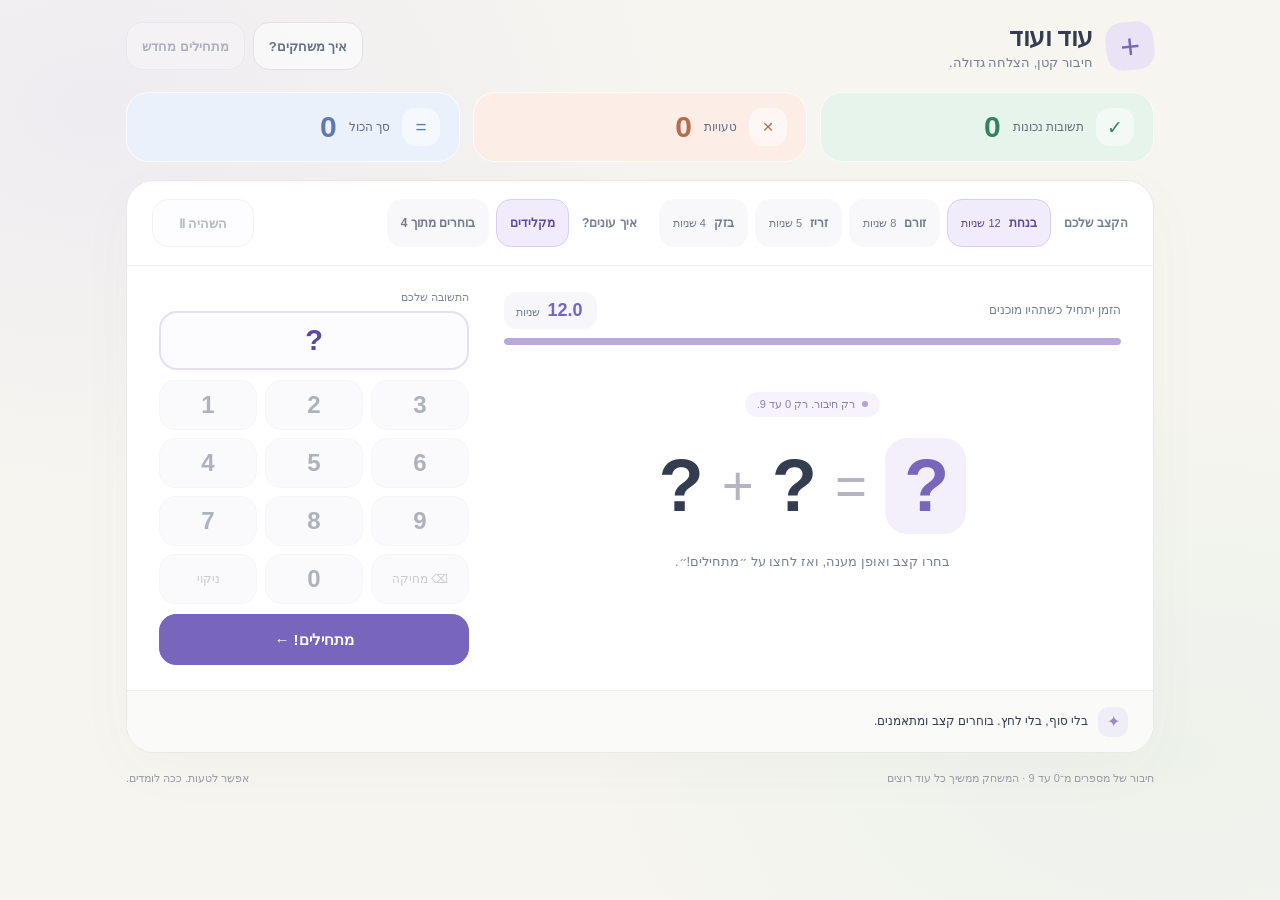
<file: timer-race.html>
<!DOCTYPE html>
<html lang="he" dir="rtl">
<head>
  <meta charset="UTF-8">
  <meta name="viewport" content="width=device-width, initial-scale=1, viewport-fit=cover">
  <meta name="theme-color" content="#f6f5f0">
  <meta name="description" content="משחק חיבור נעים ופשוט לטאבלט. מחברים מספרים מ־0 עד 9, בוחרים זמן לתרגיל ומשתפרים בקצב שלכם.">
  <title>עוד ועוד — משחק חיבור</title>
  <style>
    :root {
      color-scheme: light;
      font-family: ui-rounded, "SF Pro Rounded", "Segoe UI", Arial, sans-serif;
      --paper: #f6f5f0;
      --ink: #343d50;
      --muted: #768092;
      --line: #e8e9ed;
      --violet: #7865bc;
      --violet-dark: #5d499c;
      --lilac: #f0ecfb;
      --mint: #e6f4eb;
      --green: #368260;
      --peach: #fceee7;
      --coral: #b96b4e;
      --blue: #ebf1fa;
      --radius: 28px;
    }
    * { box-sizing: border-box; }
    [hidden] { display: none !important; }
    body {
      margin: 0;
      min-width: 320px;
      min-height: 100vh;
      color: var(--ink);
      background:
        radial-gradient(ellipse at 8% 12%, #e7e3f180 0, transparent 34%),
        radial-gradient(ellipse at 92% 84%, #e4efe680 0, transparent 35%),
        var(--paper);
    }
    button, input { font: inherit; }
    button {
      min-width: 48px;
      min-height: 48px;
      cursor: pointer;
      touch-action: manipulation;
      -webkit-tap-highlight-color: transparent;
      transition: background .15s, border-color .15s, transform .15s;
    }
    button:active:not(:disabled) { transform: translateY(1px); }
    button:disabled { cursor: not-allowed; opacity: .48; }
    button:focus-visible, input:focus-visible { outline: 3px solid #aa98df; outline-offset: 4px; }
    .shell {
      width: min(1080px, 100%);
      margin: auto;
      padding: max(22px, env(safe-area-inset-top)) max(26px, env(safe-area-inset-right)) max(20px, env(safe-area-inset-bottom)) max(26px, env(safe-area-inset-left));
    }
    .header, .brand, .header-actions, .score, .toolbar, .difficulty-options, .mode-options,
    .timer-heading, .feedback, .dialog-heading, .dialog-actions { display: flex; align-items: center; }
    .header { justify-content: space-between; gap: 16px; margin-bottom: 22px; }
    .brand { gap: 13px; }
    .brand-icon {
      display: grid; place-items: center; width: 48px; height: 48px;
      color: var(--violet); background: #e9e3f5; border-radius: 17px;
      font-size: 34px; line-height: 1; font-weight: 500; transform: rotate(-6deg);
    }
    h1 { margin: 0; font-size: 25px; letter-spacing: -.5px; font-weight: 750; }
    .subtitle { margin: 3px 0 0; font-size: 13px; color: var(--muted); }
    .header-actions { gap: 8px; }
    .quiet {
      border: 1px solid #e1e2e8; background: #ffffff9c; border-radius: 16px;
      color: #657082; padding: 10px 15px; font-size: 13px; font-weight: 600;
    }
    .quiet:hover:not(:disabled) { background: #fff; border-color: #c6badd; }
    .scores { display: grid; grid-template-columns: repeat(3, minmax(0, 1fr)); gap: 13px; margin-bottom: 18px; }
    .score { gap: 12px; border-radius: 22px; padding: 15px 19px; border: 1px solid #ffffffb3; }
    .score.correct { background: var(--mint); }
    .score.wrong { background: var(--peach); }
    .score.total { background: var(--blue); }
    .score-icon { width: 38px; height: 38px; display: grid; place-items: center; border-radius: 14px; background: #ffffff7d; font-size: 19px; }
    .correct .score-icon, .correct .score-value { color: var(--green); }
    .wrong .score-icon, .wrong .score-value { color: var(--coral); }
    .total .score-icon, .total .score-value { color: #5e7baf; }
    .score-label { font-size: 12px; color: #626d7b; }
    .score-value { margin-inline-start: auto; font-size: 30px; font-weight: 750; line-height: 1; font-variant-numeric: tabular-nums; direction: ltr; unicode-bidi: isolate; }
    .game-card { background: #fff; border: 1px solid #ebe9e7; border-radius: var(--radius); box-shadow: 0 15px 60px #52556c08; overflow: hidden; }
    .toolbar { justify-content: space-between; gap: 15px; padding: 18px 25px; border-bottom: 1px solid #f0eef3; flex-wrap: wrap; }
    .game-settings { display: flex; gap: 22px; align-items: center; flex-wrap: wrap; }
    .difficulty, .mode-setting { display: flex; gap: 13px; align-items: center; flex-wrap: wrap; }
    .section-label { font-size: 12px; font-weight: 650; color: var(--muted); }
    .difficulty-options, .mode-options { gap: 7px; flex-wrap: wrap; }
    .level {
      display: flex; align-items: center; gap: 8px; padding: 8px 13px;
      background: #f8f8fa; border: 1px solid transparent; border-radius: 15px; color: #737a89;
    }
    .level strong { font-size: 12px; font-weight: 650; }
    .level span { font-size: 11px; white-space: nowrap; }
    .level[aria-pressed="true"] { color: var(--violet-dark); background: var(--lilac); border-color: #d9cdef; }
    .level:hover { border-color: #c6badd; }
    .mode-button {
      padding: 8px 13px; background: #f8f8fa; border: 1px solid transparent;
      border-radius: 15px; color: #737a89; font-size: 12px; font-weight: 650;
    }
    .mode-button[aria-pressed="true"] { color: var(--violet-dark); background: var(--lilac); border-color: #d9cdef; }
    .mode-button:hover { border-color: #c6badd; }
    #pauseButton { background: #faf9fc; padding-inline: 15px; min-width: 102px; }
    #pauseButton[aria-pressed="true"] { color: var(--violet-dark); border-color: #baa9d8; background: var(--lilac); }
    .play-area { display: grid; grid-template-columns: minmax(0, 1fr) 310px; gap: 35px; padding: 25px 32px; align-items: stretch; }
    .question-pane { min-width: 0; display: flex; flex-direction: column; }
    .timer-heading { justify-content: space-between; gap: 10px; min-height: 38px; font-size: 12px; color: var(--muted); }
    .time-pill { display: inline-flex; align-items: baseline; gap: 5px; padding: 8px 12px; background: #f7f6fa; border-radius: 13px; white-space: nowrap; }
    #timeLeft { font-size: 18px; font-weight: 700; color: var(--violet); font-variant-numeric: tabular-nums; direction: ltr; unicode-bidi: isolate; min-width: 40px; text-align: center; }
    .time-pill small { font-size: 11px; }
    .timer-track { margin-top: 9px; height: 7px; background: #f0eef5; border-radius: 10px; overflow: hidden; direction: ltr; }
    #timerFill { width: 100%; height: 100%; background: #b8a8dc; transform-origin: left; border-radius: inherit; }
    .urgent #timeLeft { color: var(--coral); }
    .urgent #timerFill { background: #dfac90; }
    .question-content { flex: 1; display: flex; flex-direction: column; justify-content: center; align-items: center; padding: 16px 0 8px; text-align: center; }
    .question-tag { color: #8d80a9; background: #f7f3fc; border-radius: 20px; padding: 6px 12px; font-size: 11px; display: inline-flex; align-items: center; gap: 7px; }
    .tag-dot { width: 6px; height: 6px; border-radius: 50%; background: #b3a0d7; }
    .equation {
      direction: ltr; unicode-bidi: isolate; display: flex; align-items: center; justify-content: center;
      gap: clamp(8px, 1.8vw, 20px); width: 100%; margin: 21px 0 16px;
      font-size: clamp(45px, 6.5vw, 74px); font-weight: 700; line-height: 1.25; letter-spacing: -2px;
      font-variant-numeric: tabular-nums; white-space: nowrap;
    }
    .equation .operator { color: #b6b3c3; font-weight: 400; font-size: .74em; }
    .equation .unknown { color: var(--violet); background: #f4f0fb; border-radius: 22px; padding: 2px 12px; min-width: 1.1em; }
    .question-hint { color: var(--muted); font-size: 13px; line-height: 1.8; margin: 0; min-height: 47px; max-width: 310px; }
    .pending-level { color: var(--violet-dark); font-size: 11px; min-height: 20px; margin: 9px 0 0; text-align: center; }
    .answer-pane { min-width: 0; }
    .answer-label { display: block; color: #818695; font-size: 11px; margin-bottom: 7px; }
    .answer-box { position: relative; }
    #answer {
      width: 100%; height: 59px; padding: 10px 18px; border: 2px solid #e6dff2; background: #fcfbfe;
      color: var(--violet-dark); border-radius: 18px; text-align: center; font-size: 29px;
      font-weight: 650; direction: ltr; caret-color: var(--violet); outline-offset: 2px;
    }
    #answer:disabled { opacity: 1; -webkit-text-fill-color: var(--violet-dark); }
    #answer::placeholder { color: #c3b9d5; opacity: 1; }
    .number-pad { display: grid; grid-template-columns: repeat(3, minmax(0, 1fr)); gap: 8px; direction: ltr; margin: 10px 0; }
    .number-pad button {
      height: 50px; min-height: 48px; border: 1px solid #edebf2; border-radius: 16px; background: #f5f4f8;
      color: #566074; font-size: 24px; font-weight: 650; user-select: none; -webkit-user-select: none;
    }
    .number-pad button:hover:not(:disabled) { background: #eeebf6; border-color: #d7cdea; }
    .number-pad button:active:not(:disabled) { background: #e4dcef; }
    .number-pad .edit { color: #9692a2; font-size: 12px; font-weight: 500; direction: rtl; }
    .choice-pad { display: grid; grid-template-columns: repeat(2, minmax(0, 1fr)); gap: 11px; margin: 25px 0 10px; direction: ltr; }
    .choice-button {
      min-height: 76px; border: 2px solid #e6dff2; border-radius: 19px; background: #fcfbfe;
      color: var(--violet-dark); font-size: 30px; font-weight: 700; font-variant-numeric: tabular-nums;
    }
    .choice-button:hover:not(:disabled) { background: var(--lilac); border-color: #cbbce8; }
    .primary { background: var(--violet); color: #fff; border: 1px solid var(--violet); border-radius: 17px; padding: 12px 18px; font-weight: 650; font-size: 15px; min-height: 51px; }
    .primary:hover:not(:disabled) { background: var(--violet-dark); border-color: var(--violet-dark); }
    #actionButton { width: 100%; }
    .feedback { gap: 10px; min-height: 62px; padding: 13px 25px; background: #fafaf9; border-top: 1px solid #efedf0; }
    .feedback-icon { width: 30px; height: 30px; display: grid; place-items: center; flex-shrink: 0; background: #efedf5; border-radius: 11px; color: #9a8bb7; font-size: 16px; }
    .feedback-copy { font-size: 12px; line-height: 1.65; }
    .feedback.success { background: #eff8f2; color: #327b57; }
    .feedback.success .feedback-icon { background: #daeedf; color: var(--green); }
    .feedback.miss { background: #fdf4ef; color: #a56e51; }
    .feedback.miss .feedback-icon { background: #f6e5d9; color: var(--coral); }
    .footer { display: flex; justify-content: space-between; gap: 20px; color: #9a9ca7; font-size: 11px; line-height: 1.7; margin-top: 16px; }
    .footer span:last-child { text-align: end; }
    .paused .equation { opacity: .38; }
    .paused .question-tag { background: #f3eee3; color: #9b8459; }
    dialog {
      color: var(--ink); background: #fffefd; border: 1px solid #ebe6f0; border-radius: 28px;
      padding: 27px; width: min(445px, calc(100% - 28px)); max-height: calc(100dvh - 28px);
      overflow-y: auto; box-shadow: 0 22px 100px #5f57752b; overscroll-behavior: contain;
    }
    dialog::backdrop { background: #52546545; backdrop-filter: blur(5px); -webkit-backdrop-filter: blur(5px); }
    .dialog-heading { justify-content: space-between; gap: 12px; margin-bottom: 15px; }
    dialog h2 { margin: 0; font-size: 22px; }
    dialog p, dialog li { color: #778091; font-size: 14px; line-height: 1.9; }
    dialog ol { padding-inline-start: 23px; margin-block: 16px; }
    dialog li { padding-inline-start: 3px; margin-bottom: 9px; }
    dialog strong { color: #525b71; font-weight: 600; }
    .close { font-size: 24px; padding: 2px; }
    .dialog-actions { gap: 10px; margin-top: 22px; }
    .dialog-actions button { flex: 1; }
    .sr-only { position: absolute; width: 1px; height: 1px; padding: 0; margin: -1px; overflow: hidden; clip: rect(0, 0, 0, 0); white-space: nowrap; border: 0; }
    @media (max-width: 800px) {
      .shell { padding: max(16px, env(safe-area-inset-top)) max(18px, env(safe-area-inset-right)) max(16px, env(safe-area-inset-bottom)) max(18px, env(safe-area-inset-left)); }
      .toolbar { padding: 14px 18px; gap: 10px; }
      .game-settings { gap: 12px; }
      .difficulty, .mode-setting { gap: 9px; }
      .level { padding: 7px 10px; gap: 5px; }
      .play-area { grid-template-columns: minmax(0, 1fr) 280px; gap: 23px; padding: 23px; }
      .equation { font-size: 56px; gap: 10px; }
      .score { padding: 14px; gap: 9px; }
    }
    @media (max-width: 620px) {
      .header { margin-bottom: 17px; flex-wrap: wrap; }
      .header-actions { margin-inline-start: auto; }
      .brand-icon { width: 43px; height: 43px; font-size: 30px; }
      h1 { font-size: 23px; }
      .subtitle { font-size: 11px; }
      .header-actions .quiet { padding: 9px 12px; font-size: 12px; }
      .scores { gap: 7px; margin-bottom: 13px; }
      .score { padding: 13px 10px; flex-wrap: wrap; gap: 6px; border-radius: 19px; }
      .score-icon { display: none; }
      .score-value { font-size: 25px; }
      .score-label { font-size: 11px; }
      .toolbar { padding: 13px; align-items: stretch; }
      .game-settings { width: 100%; gap: 9px; }
      .difficulty, .mode-setting { flex: 1 1 100%; }
      .difficulty-options { flex: 1; display: grid; grid-template-columns: repeat(4, minmax(0, 1fr)); gap: 5px; }
      .mode-options { flex: 1; display: grid; grid-template-columns: repeat(2, minmax(0, 1fr)); gap: 5px; }
      .level { flex-direction: column; justify-content: center; gap: 2px; padding: 7px 4px; }
      .mode-button { padding: 8px 5px; }
      .level span { font-size: 10px; }
      .section-label { display: none; }
      #pauseButton { width: 100%; }
      .play-area { grid-template-columns: minmax(0, 1fr); gap: 14px; padding: 17px 21px 21px; }
      .question-content { padding: 12px 0 0; }
      .equation { font-size: 59px; margin: 12px 0 9px; }
      .question-hint { min-height: 0; font-size: 12px; }
      .pending-level { margin-top: 4px; min-height: 16px; }
      .number-pad { gap: 9px; }
      .number-pad button { height: 53px; }
      .feedback { padding: 13px 18px; }
      .footer { font-size: 10px; gap: 10px; }
    }
    @media (max-height: 740px) and (min-width: 621px) {
      .shell { padding-top: 14px; padding-bottom: 12px; }
      .header { margin-bottom: 13px; }
      .scores { margin-bottom: 13px; }
      .score { padding-block: 12px; }
      .toolbar { padding-block: 12px; }
      .play-area { padding-block: 18px; }
      .feedback { min-height: 52px; padding-block: 9px; }
      .footer { margin-top: 11px; }
    }
    @media (prefers-reduced-motion: reduce) { *, *::before, *::after { transition: none !important; } }
  </style>
</head>
<body>
  <main class="shell">
    <header class="header">
      <div class="brand">
        <span class="brand-icon" aria-hidden="true">+</span>
        <div><h1>עוד ועוד</h1><p class="subtitle">חיבור קטן, הצלחה גדולה.</p></div>
      </div>
      <nav class="header-actions" aria-label="אפשרויות המשחק">
        <button class="quiet" id="helpButton" type="button">איך משחקים?</button>
        <button class="quiet" id="resetButton" type="button" disabled>מתחילים מחדש</button>
      </nav>
    </header>

    <section class="scores" aria-label="התוצאות שלכם">
      <div class="score correct"><span class="score-icon" aria-hidden="true">✓</span><span class="score-label">תשובות נכונות</span><strong class="score-value" id="correctCount">0</strong></div>
      <div class="score wrong"><span class="score-icon" aria-hidden="true">×</span><span class="score-label">טעויות</span><strong class="score-value" id="wrongCount">0</strong></div>
      <div class="score total"><span class="score-icon" aria-hidden="true">=</span><span class="score-label">סך הכול</span><strong class="score-value" id="totalCount">0</strong></div>
    </section>

    <section class="game-card" id="gameCard" aria-label="משחק החיבור">
      <div class="toolbar">
        <div class="game-settings">
          <div class="difficulty">
            <span class="section-label" id="difficultyLabel">הקצב שלכם</span>
            <div class="difficulty-options" role="group" aria-labelledby="difficultyLabel">
              <button class="level" data-seconds="12" type="button" aria-pressed="true" aria-label="קל, 12 שניות לתרגיל"><strong>בנחת</strong><span>12 שניות</span></button>
              <button class="level" data-seconds="8" type="button" aria-pressed="false" aria-label="בינוני, 8 שניות לתרגיל"><strong>זורם</strong><span>8 שניות</span></button>
              <button class="level" data-seconds="5" type="button" aria-pressed="false" aria-label="קשה, 5 שניות לתרגיל"><strong>זריז</strong><span>5 שניות</span></button>
              <button class="level" data-seconds="4" type="button" aria-pressed="false" aria-label="מאתגר, 4 שניות לתרגיל"><strong>בזק</strong><span>4 שניות</span></button>
            </div>
          </div>
          <div class="mode-setting">
            <span class="section-label" id="modeLabel">איך עונים?</span>
            <div class="mode-options" role="group" aria-labelledby="modeLabel">
              <button class="mode-button" data-mode="typing" type="button" aria-pressed="true">מקלידים</button>
              <button class="mode-button" data-mode="choices" type="button" aria-pressed="false">בוחרים מתוך 4</button>
            </div>
          </div>
        </div>
        <button class="quiet" id="pauseButton" type="button" aria-pressed="false" disabled>השהיה Ⅱ</button>
      </div>

      <div class="play-area">
        <div class="question-pane">
          <div id="timer" aria-label="הזמן לתרגיל">
            <div class="timer-heading"><span id="timerCaption">הזמן יתחיל כשתהיו מוכנים</span><span class="time-pill"><strong id="timeLeft" role="timer" aria-live="off">12.0</strong><small>שניות</small></span></div>
            <div class="timer-track" id="timerTrack" role="progressbar" aria-label="הזמן שנותר לתרגיל" aria-valuemin="0" aria-valuemax="12" aria-valuenow="12"><div id="timerFill"></div></div>
          </div>
          <div class="question-content">
            <span class="question-tag"><span class="tag-dot" aria-hidden="true"></span><span id="questionTag">רק חיבור. רק 0 עד 9.</span></span>
            <div class="equation" id="equation" dir="ltr" role="math" aria-label="תרגיל החיבור יופיע עם תחילת המשחק">
              <span id="operandA" aria-hidden="true">?</span><span class="operator" aria-hidden="true">+</span><span id="operandB" aria-hidden="true">?</span><span class="operator" aria-hidden="true">=</span><span class="unknown" aria-hidden="true">?</span>
            </div>
            <p class="question-hint" id="questionHint">בחרו קצב ולחצו על ״מתחילים!״.<br>כל תרגיל הוא הזדמנות להצליח.</p>
          </div>
          <p class="pending-level" id="pendingLevel" role="status"></p>
        </div>

        <form class="answer-pane" id="answerForm" novalidate>
          <div id="typingAnswer">
            <label class="answer-label" for="answer">התשובה שלכם</label>
            <div class="answer-box"><input id="answer" dir="ltr" type="text" inputmode="none" readonly disabled maxlength="2" autocomplete="off" placeholder="?" aria-describedby="questionHint feedbackText"></div>
            <div class="number-pad" role="group" aria-label="לוח ספרות להזנת התשובה" dir="ltr">
              <button type="button" data-key="1" disabled>1</button><button type="button" data-key="2" disabled>2</button><button type="button" data-key="3" disabled>3</button>
              <button type="button" data-key="4" disabled>4</button><button type="button" data-key="5" disabled>5</button><button type="button" data-key="6" disabled>6</button>
              <button type="button" data-key="7" disabled>7</button><button type="button" data-key="8" disabled>8</button><button type="button" data-key="9" disabled>9</button>
              <button class="edit" type="button" data-key="clear" aria-label="ניקוי התשובה" disabled>ניקוי</button><button type="button" data-key="0" disabled>0</button><button class="edit" type="button" data-key="backspace" aria-label="מחיקת ספרה" disabled>⌫ מחיקה</button>
            </div>
          </div>
          <div id="choiceAnswer" hidden>
            <span class="answer-label" id="choiceLabel">בחרו את התשובה הנכונה</span>
            <div class="choice-pad" id="choicePad" role="group" aria-labelledby="choiceLabel"></div>
          </div>
          <button class="primary" id="actionButton" type="submit">מתחילים! ←</button>
        </form>
      </div>

      <div class="feedback" id="feedback" role="status" aria-live="polite" aria-atomic="true">
        <span class="feedback-icon" id="feedbackIcon" aria-hidden="true">✦</span>
        <span class="feedback-copy" id="feedbackText">בלי סוף, בלי לחץ. בוחרים קצב ומתאמנים.</span>
      </div>
    </section>
    <footer class="footer"><span>חיבור של מספרים מ־0 עד 9 · המשחק ממשיך כל עוד רוצים</span><span>אפשר לטעות. ככה לומדים.</span></footer>
    <p class="sr-only" id="announcement" aria-live="polite" aria-atomic="true"></p>
  </main>

  <dialog id="helpDialog" aria-labelledby="helpTitle">
    <div class="dialog-heading"><h2 id="helpTitle">נעים להכיר, חיבור.</h2><button class="quiet close" type="button" data-close="help" aria-label="סגירת ההוראות">×</button></div>
    <p>משחק קטן לתרגול חיבור. בכל תרגיל מופיעים <strong>שני מספרים בין 0 ל־9</strong>. התשובה יכולה להיות בין 0 ל־18.</p>
    <ol>
      <li>בחרו זמן לכל תרגיל: <strong>12, 8, 5 או 4 שניות</strong>.</li>
      <li>בחרו אם להקליד את התשובה או לבחור אותה מתוך <strong>4 תשובות שונות</strong>.</li>
      <li>במצב הקלדה, הקישו על הספרות ואז על <strong>בדיקת התשובה</strong>. במצב בחירה, פשוט הקישו על התשובה הנכונה.</li>
      <li>תשובה נכונה מוסיפה להצלחות. תשובה שגויה או תום הזמן מוסיפים לטעות אחת בלבד.</li>
      <li>אחרי משוב קצר מופיע תרגיל חדש, ללא הגבלת סבבים. סך הכול הוא מספר התרגילים שכבר הסתיימו.</li>
    </ol>
    <p>שינוי הקצב או אופן המענה בזמן המשחק חל מהתרגיל הבא ואינו מאפס את התוצאות. כפתור ההשהיה, פתיחת חלון עזרה ומעבר ללשונית אחרת עוצרים את השעון.</p>
    <p>אין צורך במקלדת. במצב הקלדה אפשר גם להקליד ספרות ולאשר במקש האישור.</p>
    <button class="primary" style="width:100%" type="button" data-close="help">הבנתי, ממשיכים</button>
  </dialog>
  <dialog id="resetDialog" aria-labelledby="resetTitle">
    <div class="dialog-heading"><h2 id="resetTitle">מתחילים דף חדש?</h2></div>
    <p>התוצאות והתרגיל הנוכחי יתאפסו. הקצב ואופן המענה שבחרתם יישמרו. המשחק מושהה עד שתחליטו.</p>
    <div class="dialog-actions"><button class="quiet" type="button" data-close="reset" autofocus>חוזרים למשחק</button><button class="primary" id="confirmReset" type="button">כן, מתחילים מחדש</button></div>
  </dialog>
  <noscript><p style="padding:24px;text-align:center">כדי לשחק, יש לאפשר הרצת סקריפטים בדפדפן.</p></noscript>

  <script>
    "use strict";

    const LEVELS = Object.freeze([12, 8, 5, 4]);
    const FEEDBACK_MS = 1400;
    const $ = id => document.getElementById(id);

    class AdditionMath {
      constructor(random = Math.random) { this.random = random; }
      next() {
        const a = Math.floor(this.random() * 10);
        const b = Math.floor(this.random() * 10);
        return Object.freeze({ a, b, answer: a + b });
      }
      choices(problem) {
        const alternatives = Array.from({ length: 19 }, (_, value) => value)
          .filter(value => value !== problem.answer);
        this.shuffle(alternatives);
        return Object.freeze(this.shuffle([problem.answer, ...alternatives.slice(0, 3)]));
      }
      shuffle(values) {
        for (let index = values.length - 1; index > 0; index--) {
          const other = Math.floor(this.random() * (index + 1));
          [values[index], values[other]] = [values[other], values[index]];
        }
        return values;
      }
      isCorrect(problem, text) {
        return /^\d{1,2}$/.test(text) && Number(text) === problem.answer;
      }
    }

    class AdditionGame {
      constructor() {
        this.math = new AdditionMath();
        this.selectedSeconds = 12;
        this.selectedMode = "typing";
        this.pauseReasons = new Set();
        this.lastTick = performance.now();
        this.bindEvents();
        this.reset();
        this.frame = this.frame.bind(this);
        requestAnimationFrame(this.frame);
      }
      get paused() { return this.pauseReasons.size > 0; }
      get total() { return this.correct + this.wrong; }
      get active() { return this.phase === "question" && !this.paused; }
      reset() {
        document.querySelectorAll("dialog[open]").forEach(dialog => dialog.close());
        this.phase = "ready";
        this.correct = 0; this.wrong = 0;
        this.problem = null;
        this.currentMode = this.selectedMode;
        this.answerChoices = [];
        this.currentSeconds = this.selectedSeconds;
        this.remainingMs = this.currentSeconds * 1000;
        this.feedbackRemainingMs = 0;
        this.result = null;
        this.pauseReasons.clear();
        if (document.hidden) this.pauseReasons.add("hidden");
        this.lastTick = performance.now();
        $("answer").value = "";
        $("operandA").textContent = "?"; $("operandB").textContent = "?";
        $("equation").setAttribute("aria-label", "תרגיל החיבור יופיע עם תחילת המשחק");
        $("announcement").textContent = "";
        this.setFeedback("בלי סוף, בלי לחץ. בוחרים קצב ומתאמנים.");
        this.render();
      }
      bindEvents() {
        document.querySelectorAll("[data-seconds]").forEach(button => {
          button.addEventListener("click", () => this.changeLevel(Number(button.dataset.seconds)));
        });
        document.querySelectorAll("[data-mode]").forEach(button => {
          button.addEventListener("click", () => this.changeMode(button.dataset.mode));
        });
        document.querySelectorAll("[data-key]").forEach(button => {
          button.addEventListener("click", () => this.editAnswer(button.dataset.key));
        });
        $("answerForm").addEventListener("submit", event => {
          event.preventDefault();
          if (this.phase === "ready") this.start(); else this.submit();
        });
        $("answer").addEventListener("keydown", event => {
          if (event.ctrlKey || event.metaKey || event.altKey) return;
          if (/^\d$/.test(event.key)) { event.preventDefault(); this.editAnswer(event.key); }
          else if (event.key === "Backspace" || event.key === "Delete") {
            event.preventDefault(); this.editAnswer(event.key === "Delete" ? "clear" : "backspace");
          } else if (event.key === "Enter") {
            event.preventDefault(); this.submit();
          }
        });
        $("pauseButton").addEventListener("click", () => this.setPause("manual", !this.pauseReasons.has("manual")));
        $("helpButton").addEventListener("click", () => this.openDialog("help"));
        $("resetButton").addEventListener("click", () => this.openDialog("reset"));
        document.querySelectorAll("[data-close]").forEach(button => {
          button.addEventListener("click", () => this.closeDialog(button.dataset.close));
        });
        for (const name of ["help", "reset"]) {
          $(`${name}Dialog`).addEventListener("cancel", event => {
            event.preventDefault(); this.closeDialog(name);
          });
        }
        $("confirmReset").addEventListener("click", () => this.reset());
        document.addEventListener("visibilitychange", () => this.setPause("hidden", document.hidden));
      }
      start() {
        this.sync();
        if (this.phase !== "ready" || this.paused) return;
        this.nextQuestion();
      }
      nextQuestion() {
        this.problem = this.math.next();
        this.phase = "question";
        this.currentMode = this.selectedMode;
        this.answerChoices = this.currentMode === "choices" ? this.math.choices(this.problem) : [];
        this.currentSeconds = this.selectedSeconds;
        this.remainingMs = this.currentSeconds * 1000;
        this.feedbackRemainingMs = 0;
        this.result = null;
        $("answer").value = "";
        $("answer").removeAttribute("aria-invalid");
        $("operandA").textContent = this.problem.a;
        $("operandB").textContent = this.problem.b;
        $("equation").setAttribute("aria-label", `כמה הם ${this.problem.a} ועוד ${this.problem.b}?`);
        $("announcement").textContent = `תרגיל ${this.total + 1}: ${this.problem.a} ועוד ${this.problem.b}. לרשותכם ${this.currentSeconds} שניות.`;
        this.setFeedback(this.currentMode === "choices"
          ? "אחת מארבע התשובות נכונה. בחרו בה לפני שהזמן נגמר!"
          : "הקישו על הספרות ואז על בדיקת התשובה. אתם יכולים!");
        this.render();
        if (this.currentMode === "typing" && (document.activeElement === document.body || $("answerForm").contains(document.activeElement))) {
          $("answer").focus({ preventScroll: true });
        } else if (this.currentMode === "choices") {
          $("choicePad").querySelector("button")?.focus({ preventScroll: true });
        }
      }
      // Resolve elapsed time before every action as well as every frame, so late taps cannot beat the deadline.
      sync(now = performance.now()) {
        const tick = Math.max(now, this.lastTick);
        const elapsed = tick - this.lastTick;
        this.lastTick = tick;
        if (this.paused || this.phase === "ready") return;
        if (this.phase === "question") {
          this.remainingMs = Math.max(0, this.remainingMs - elapsed);
          if (this.remainingMs === 0) this.resolve(false, "timeout");
        } else if (this.phase === "feedback") {
          this.feedbackRemainingMs = Math.max(0, this.feedbackRemainingMs - elapsed);
          if (this.feedbackRemainingMs === 0) this.nextQuestion();
        }
      }
      frame(now) {
        this.sync(now);
        this.renderClock();
        requestAnimationFrame(this.frame);
      }
      changeLevel(seconds) {
        if (!LEVELS.includes(seconds)) throw new RangeError("רמת קושי לא מוכרת.");
        this.sync();
        this.selectedSeconds = seconds;
        if (this.phase === "ready") {
          this.currentSeconds = seconds;
          this.remainingMs = seconds * 1000;
        }
        this.render();
      }
      changeMode(mode) {
        if (!["typing", "choices"].includes(mode)) throw new RangeError("מצב מענה לא מוכר.");
        this.sync();
        this.selectedMode = mode;
        if (this.phase === "ready") this.currentMode = mode;
        this.render();
      }
      setPause(reason, paused) {
        this.sync();
        if (paused) this.pauseReasons.add(reason); else this.pauseReasons.delete(reason);
        this.lastTick = performance.now();
        this.render();
      }
      openDialog(name) {
        if (document.querySelector("dialog[open]")) return;
        this.setPause(name, true);
        $(`${name}Dialog`).showModal();
      }
      closeDialog(name) {
        $(`${name}Dialog`).close();
        this.setPause(name, false);
      }
      editAnswer(key) {
        this.sync();
        if (!this.active || this.currentMode !== "typing") return;
        const input = $("answer");
        const start = input.selectionStart ?? input.value.length;
        const end = input.selectionEnd ?? start;
        let value = input.value, cursor = start;
        if (key === "clear") {
          value = ""; cursor = 0;
        } else if (key === "backspace") {
          const from = start === end ? Math.max(0, start - 1) : start;
          value = value.slice(0, from) + value.slice(end); cursor = from;
        } else if (/^\d$/.test(key)) {
          value = value.slice(0, start) + key + value.slice(end);
          if (value.length > 2) {
            this.setFeedback("לתשובה מספיקות שתי ספרות. אפשר למחוק או לנקות ולנסות שוב.");
            return;
          }
          cursor = start + 1;
        } else return;
        input.value = value;
        input.removeAttribute("aria-invalid");
        input.focus({ preventScroll: true });
        input.setSelectionRange(cursor, cursor);
        this.setFeedback("מוכנים? הקישו על בדיקת התשובה.");
      }
      submit() {
        this.sync();
        if (!this.active || this.currentMode !== "typing") return;
        const input = $("answer");
        if (!/^\d{1,2}$/.test(input.value)) {
          input.setAttribute("aria-invalid", "true");
          this.setFeedback("קודם מזינים תשובה בעזרת הספרות, ואז בודקים.");
          input.focus({ preventScroll: true });
          return;
        }
        this.resolve(this.math.isCorrect(this.problem, input.value), "answer");
      }
      chooseAnswer(answer) {
        this.sync();
        if (!this.active || this.currentMode !== "choices" || !this.answerChoices.includes(answer)) return;
        this.resolve(answer === this.problem.answer, "answer");
      }
      renderChoices() {
        const pad = $("choicePad");
        pad.replaceChildren(...this.answerChoices.map(answer => {
          const button = document.createElement("button");
          button.className = "choice-button";
          button.type = "button";
          button.textContent = answer;
          button.disabled = !this.active;
          button.setAttribute("aria-label", `התשובה ${answer}`);
          button.addEventListener("click", () => this.chooseAnswer(answer));
          return button;
        }));
      }
      resolve(correct, reason) {
        if (this.phase !== "question") return;
        if (correct) this.correct++; else this.wrong++;
        this.phase = "feedback";
        this.feedbackRemainingMs = FEEDBACK_MS;
        this.result = { correct, reason, answer: this.problem.answer };
        if (correct) {
          this.setFeedback("כל הכבוד! תשובה נכונה. ממשיכים לתרגיל הבא.", "success");
        } else {
          const prefix = reason === "timeout" ? "הזמן נגמר." : "לא הפעם, וזה בסדר.";
          this.setFeedback(`${prefix} התשובה הנכונה היא ${this.problem.answer}. מיד מנסים שוב.`, "miss");
        }
        this.render();
      }
      setFeedback(text, style = "") {
        $("feedback").className = `feedback${style ? ` ${style}` : ""}`;
        $("feedbackIcon").textContent = style === "success" ? "✓" : style === "miss" ? "♡" : "✦";
        $("feedbackText").textContent = text;
      }
      renderClock() {
        const shown = (Math.ceil(this.remainingMs / 100) / 10).toFixed(1);
        if ($("timeLeft").textContent !== shown) {
          $("timeLeft").textContent = shown;
          $("timerTrack").setAttribute("aria-valuenow", shown);
        }
        $("timerFill").style.transform = `scaleX(${this.remainingMs / (this.currentSeconds * 1000)})`;
        $("timer").classList.toggle("urgent", this.phase === "question" && this.remainingMs <= 2000);
      }
      render() {
        $("correctCount").textContent = this.correct;
        $("wrongCount").textContent = this.wrong;
        $("totalCount").textContent = this.total;
        $("resetButton").disabled = this.phase === "ready";
        const manual = this.pauseReasons.has("manual");
        $("pauseButton").disabled = this.phase === "ready";
        $("pauseButton").textContent = manual ? "המשך ▶" : "השהיה Ⅱ";
        $("pauseButton").setAttribute("aria-pressed", String(manual));
        $("gameCard").classList.toggle("paused", this.paused && this.phase !== "ready");
        $("answer").disabled = !this.active;
        document.querySelectorAll("[data-key]").forEach(button => { button.disabled = !this.active; });
        document.querySelectorAll("[data-seconds]").forEach(button => {
          button.setAttribute("aria-pressed", String(Number(button.dataset.seconds) === this.selectedSeconds));
        });
        document.querySelectorAll("[data-mode]").forEach(button => {
          button.setAttribute("aria-pressed", String(button.dataset.mode === this.selectedMode));
        });
        const shownMode = this.phase === "ready" ? this.selectedMode : this.currentMode;
        $("typingAnswer").hidden = shownMode !== "typing";
        $("choiceAnswer").hidden = shownMode !== "choices" || this.phase === "ready";
        if (shownMode === "choices" && this.phase !== "ready") this.renderChoices();
        $("actionButton").disabled = this.paused || this.phase === "feedback";
        $("actionButton").hidden = this.phase !== "ready" && shownMode === "choices";
        $("actionButton").textContent = this.phase === "ready" ? "מתחילים! ←" : this.paused ? "המשחק מושהה" : this.phase === "feedback" ? "מיד מגיע תרגיל חדש…" : "בדיקת התשובה ←";
        $("timerTrack").setAttribute("aria-valuemax", String(this.currentSeconds));
        $("timerTrack").setAttribute("aria-valuenow", (this.remainingMs / 1000).toFixed(1));
        $("timerCaption").textContent = this.phase === "ready" ? "הזמן יתחיל כשתהיו מוכנים" : this.paused ? "השעון עצור" : this.phase === "feedback" ? "רגע קטן לפני שממשיכים" : `${this.currentSeconds} שניות לכל תרגיל`;
        $("questionTag").textContent = this.phase === "ready" ? "רק חיבור. רק 0 עד 9." : this.paused ? "אפשר לנשום. אנחנו מחכים." : `תרגיל ${this.phase === "feedback" ? this.total : this.total + 1}`;
        $("questionHint").textContent = this.phase === "ready" ? "בחרו קצב ואופן מענה, ואז לחצו על ״מתחילים!״." : this.paused ? "ממשיכים בדיוק מאותה נקודה כשחוזרים למשחק." : this.phase === "feedback" ? `התשובה היא ${this.result.answer}. התרגיל הבא כבר בדרך.` : shownMode === "choices" ? "מה הסכום? בחרו תשובה אחת מתוך ארבע." : "מה הסכום? הזינו תשובה ובדקו לפני שהזמן נגמר.";
        const pending = [];
        if (this.phase !== "ready" && this.selectedSeconds !== this.currentSeconds) pending.push(`${this.selectedSeconds} שניות`);
        if (this.phase !== "ready" && this.selectedMode !== this.currentMode) pending.push(this.selectedMode === "choices" ? "בחירה מתוך 4" : "הקלדת תשובה");
        $("pendingLevel").textContent = pending.length ? `מהתרגיל הבא: ${pending.join(" · ")}. התוצאות נשמרות.` : "";
        this.renderClock();
      }
    }

    const game = new AdditionGame();
  </script>
</body>
</html>
</file>
<file: style.css>
:root {
    --l1: #7ed957;   /* easy - green */
    --l2: #4ea8ff;   /* blue */
    --l3: #ffa940;   /* orange */
    --l4: #ff5252;   /* hardest - red */
    --bg: #1e2a3a;
    --panel: #263547;
    --text: #f4f7fb;
}

* { box-sizing: border-box; }

html, body {
    margin: 0;
    padding: 0;
    height: 100%;
    background: var(--bg);
    color: var(--text);
    font-family: "Segoe UI", "Arial Hebrew", Arial, sans-serif;
    overflow: hidden;
    -webkit-user-select: none;
    user-select: none;
    touch-action: manipulation;
}

#app {
    height: 100vh;
    display: flex;
    flex-direction: column;
    align-items: center;
    padding: 8px;
    gap: 8px;
}

header {
    width: 100%;
    display: flex;
    align-items: center;
    justify-content: space-between;
    padding: 0 12px;
}

header h1 {
    margin: 0;
    font-size: 22px;
    font-weight: 700;
}

.controls {
    display: flex;
    gap: 12px;
    align-items: center;
}

#progress {
    background: var(--panel);
    padding: 6px 12px;
    border-radius: 12px;
    font-weight: 700;
    font-variant-numeric: tabular-nums;
}

button {
    background: #3d5470;
    color: var(--text);
    border: none;
    border-radius: 10px;
    padding: 8px 14px;
    font-size: 16px;
    cursor: pointer;
    font-family: inherit;
}
button:hover { background: #4a6588; }
button:active { transform: scale(0.97); }

#board-wrapper {
    flex: 1;
    width: 100%;
    display: flex;
    align-items: center;
    justify-content: center;
    min-height: 0;
}

#board {
    position: relative;
    width: min(95vw, calc(100vh - 160px));
    aspect-ratio: 1 / 1;
    background: #000;
    border-radius: 12px;
    overflow: hidden;
    box-shadow: 0 10px 30px rgba(0,0,0,0.5);
}

#puzzleImage {
    position: absolute;
    inset: 0;
    width: 100%;
    height: 100%;
    object-fit: cover;
    display: block;
}

#hexLayer {
    position: absolute;
    inset: 0;
    width: 100%;
    height: 100%;
    display: block;
}

.hex {
    stroke: rgba(0,0,0,0.45);
    stroke-width: 1.2;
    cursor: pointer;
    transition: filter 0.15s, opacity 0.4s, transform 0.4s;
    transform-box: fill-box;
    transform-origin: center;
}
.hex.level-1 { fill: var(--l1); }
.hex.level-2 { fill: var(--l2); }
.hex.level-3 { fill: var(--l3); }
.hex.level-4 { fill: var(--l4); }

.hex:hover { filter: brightness(1.15); }

.hex.removing {
    opacity: 0;
    transform: scale(0.3);
    pointer-events: none;
}

/* Cheat reveal animation: spin + shrink + fade */
.hex.cheat-out {
    animation: cheatOut 0.7s cubic-bezier(0.55, 0, 0.55, 1) forwards;
    pointer-events: none;
}
@keyframes cheatOut {
    0%   { opacity: 1; transform: scale(1) rotate(0deg); }
    60%  { opacity: 1; transform: scale(1.15) rotate(180deg); filter: brightness(1.6); }
    100% { opacity: 0; transform: scale(0) rotate(540deg); filter: brightness(2); }
}

.hex-label {
    fill: rgba(255,255,255,0.9);
    font-weight: 700;
    text-anchor: middle;
    dominant-baseline: central;
    pointer-events: none;
    font-family: inherit;
}

#legend {
    display: flex;
    gap: 14px;
    flex-wrap: wrap;
    justify-content: center;
    padding: 4px 0;
    font-size: 14px;
}
.legend-item {
    display: flex;
    align-items: center;
    gap: 6px;
    background: var(--panel);
    padding: 4px 10px;
    border-radius: 10px;
}
.swatch {
    width: 16px;
    height: 16px;
    border-radius: 4px;
    display: inline-block;
    border: 1px solid rgba(0,0,0,0.3);
}
.swatch.level-1 { background: var(--l1); }
.swatch.level-2 { background: var(--l2); }
.swatch.level-3 { background: var(--l3); }
.swatch.level-4 { background: var(--l4); }

/* Modal */
#modal, #win {
    position: fixed;
    inset: 0;
    background: rgba(0,0,0,0.65);
    display: flex;
    align-items: center;
    justify-content: center;
    z-index: 10;
}
#modal.hidden, #win.hidden { display: none; }

#modal-card, #win-card {
    background: var(--panel);
    padding: 20px 20px 16px;
    border-radius: 16px;
    box-shadow: 0 20px 60px rgba(0,0,0,0.6);
    width: min(360px, 92vw);
    text-align: center;
}

#question {
    font-size: 44px;
    font-weight: 800;
    margin-bottom: 6px;
    font-variant-numeric: tabular-nums;
    direction: ltr;
}

#answer-display {
    background: #0f1a26;
    border-radius: 12px;
    font-size: 40px;
    font-weight: 800;
    padding: 8px 0;
    margin-bottom: 8px;
    min-height: 60px;
    font-variant-numeric: tabular-nums;
    direction: ltr;
}
#answer-display.wrong {
    background: #5a1a1a;
    color: #ffd0d0;
    animation: shake 0.4s;
}
#answer-display.correct {
    background: #1a5a2a;
    color: #d0ffd8;
}

@keyframes shake {
    0%, 100% { transform: translateX(0); }
    20% { transform: translateX(-10px); }
    40% { transform: translateX(10px); }
    60% { transform: translateX(-8px); }
    80% { transform: translateX(8px); }
}

#feedback {
    height: 22px;
    font-size: 15px;
    margin-bottom: 10px;
    color: #ffd0d0;
}
#feedback.ok { color: #b7ffc8; }

#numpad {
    display: grid;
    grid-template-columns: repeat(3, 1fr);
    gap: 8px;
    direction: ltr;
    margin-bottom: 12px;
}
.np {
    font-size: 26px;
    font-weight: 700;
    padding: 14px 0;
    background: #3d5470;
    border-radius: 10px;
    min-height: 56px;
}
.np:hover { background: #4a6588; }
.np-back { background: #6b4a2f; }
.np-back:hover { background: #855c3a; }
.np-ok { background: #2f7d4a; }
.np-ok:hover { background: #3aa15e; }

#closeBtn {
    width: 100%;
    background: #4a3d55;
}
#closeBtn:hover { background: #5c4d6a; }

/* Win */
#win-card { padding: 30px; }
.win-emoji { font-size: 80px; }
#win-card h2 { margin: 8px 0; }
#win-card p { margin: 0 0 16px; }

/* Difficulty picker */
#difficulty {
    position: fixed;
    inset: 0;
    background: rgba(0,0,0,0.75);
    display: flex;
    align-items: center;
    justify-content: center;
    z-index: 20;
}
#difficulty.hidden { display: none; }
#difficulty-card {
    background: var(--panel);
    padding: 28px 24px 22px;
    border-radius: 18px;
    box-shadow: 0 20px 60px rgba(0,0,0,0.6);
    width: min(420px, 92vw);
    text-align: center;
}
#difficulty-card h2 { margin: 0 0 6px; font-size: 26px; }
#difficulty-card .sub { margin: 0 0 18px; opacity: 0.85; }

.diff-buttons {
    display: flex;
    flex-direction: column;
    gap: 10px;
}
.diff-btn {
    display: flex;
    flex-direction: column;
    align-items: stretch;
    gap: 2px;
    padding: 14px 16px;
    font-size: 20px;
    font-weight: 800;
    border-radius: 12px;
    text-align: center;
}
.diff-btn .diff-desc {
    font-size: 13px;
    font-weight: 500;
    opacity: 0.85;
}
.diff-btn[data-cols="6"] { background: #2f7d4a; }
.diff-btn[data-cols="6"]:hover { background: #3aa15e; }
.diff-btn[data-cols="7"] { background: #b56e14; }
.diff-btn[data-cols="7"]:hover { background: #d68420; }
.diff-btn[data-cols="8"] { background: #a03030; }
.diff-btn[data-cols="8"]:hover { background: #c53c3c; }
</file>
